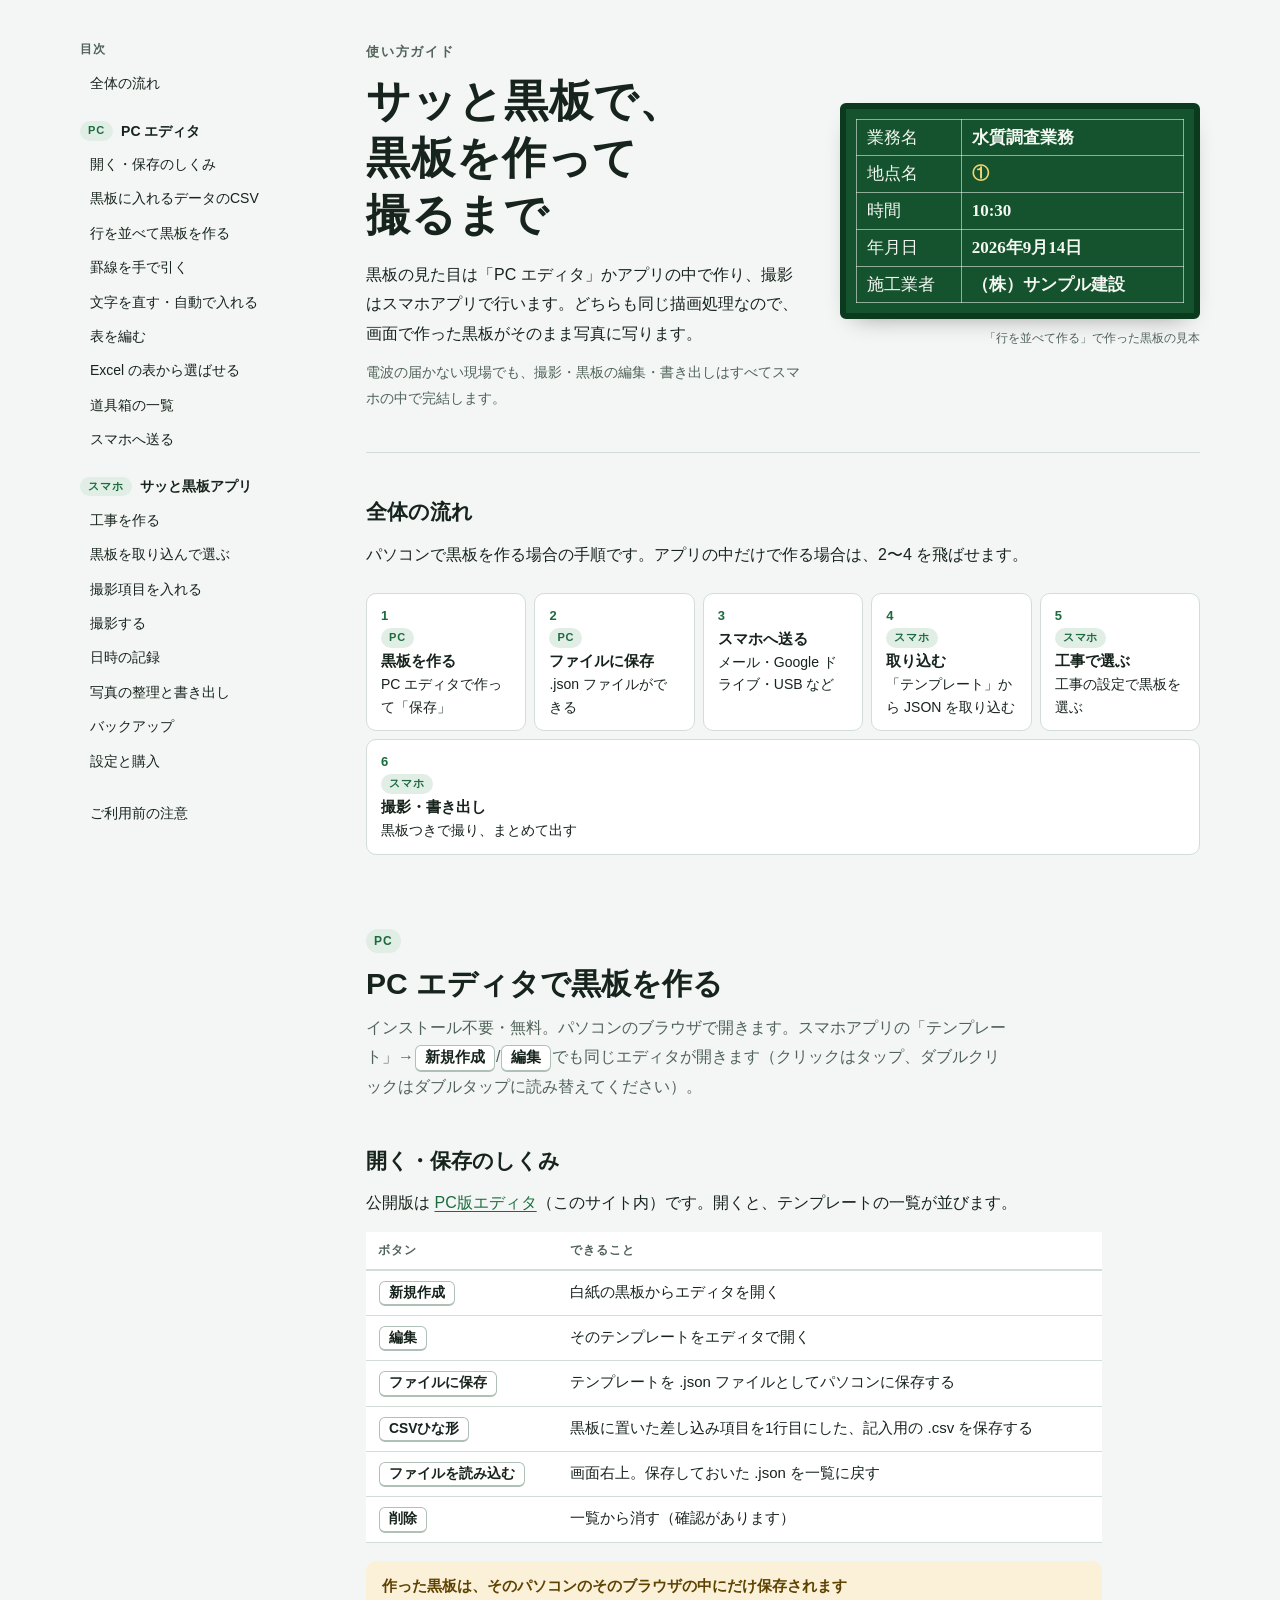
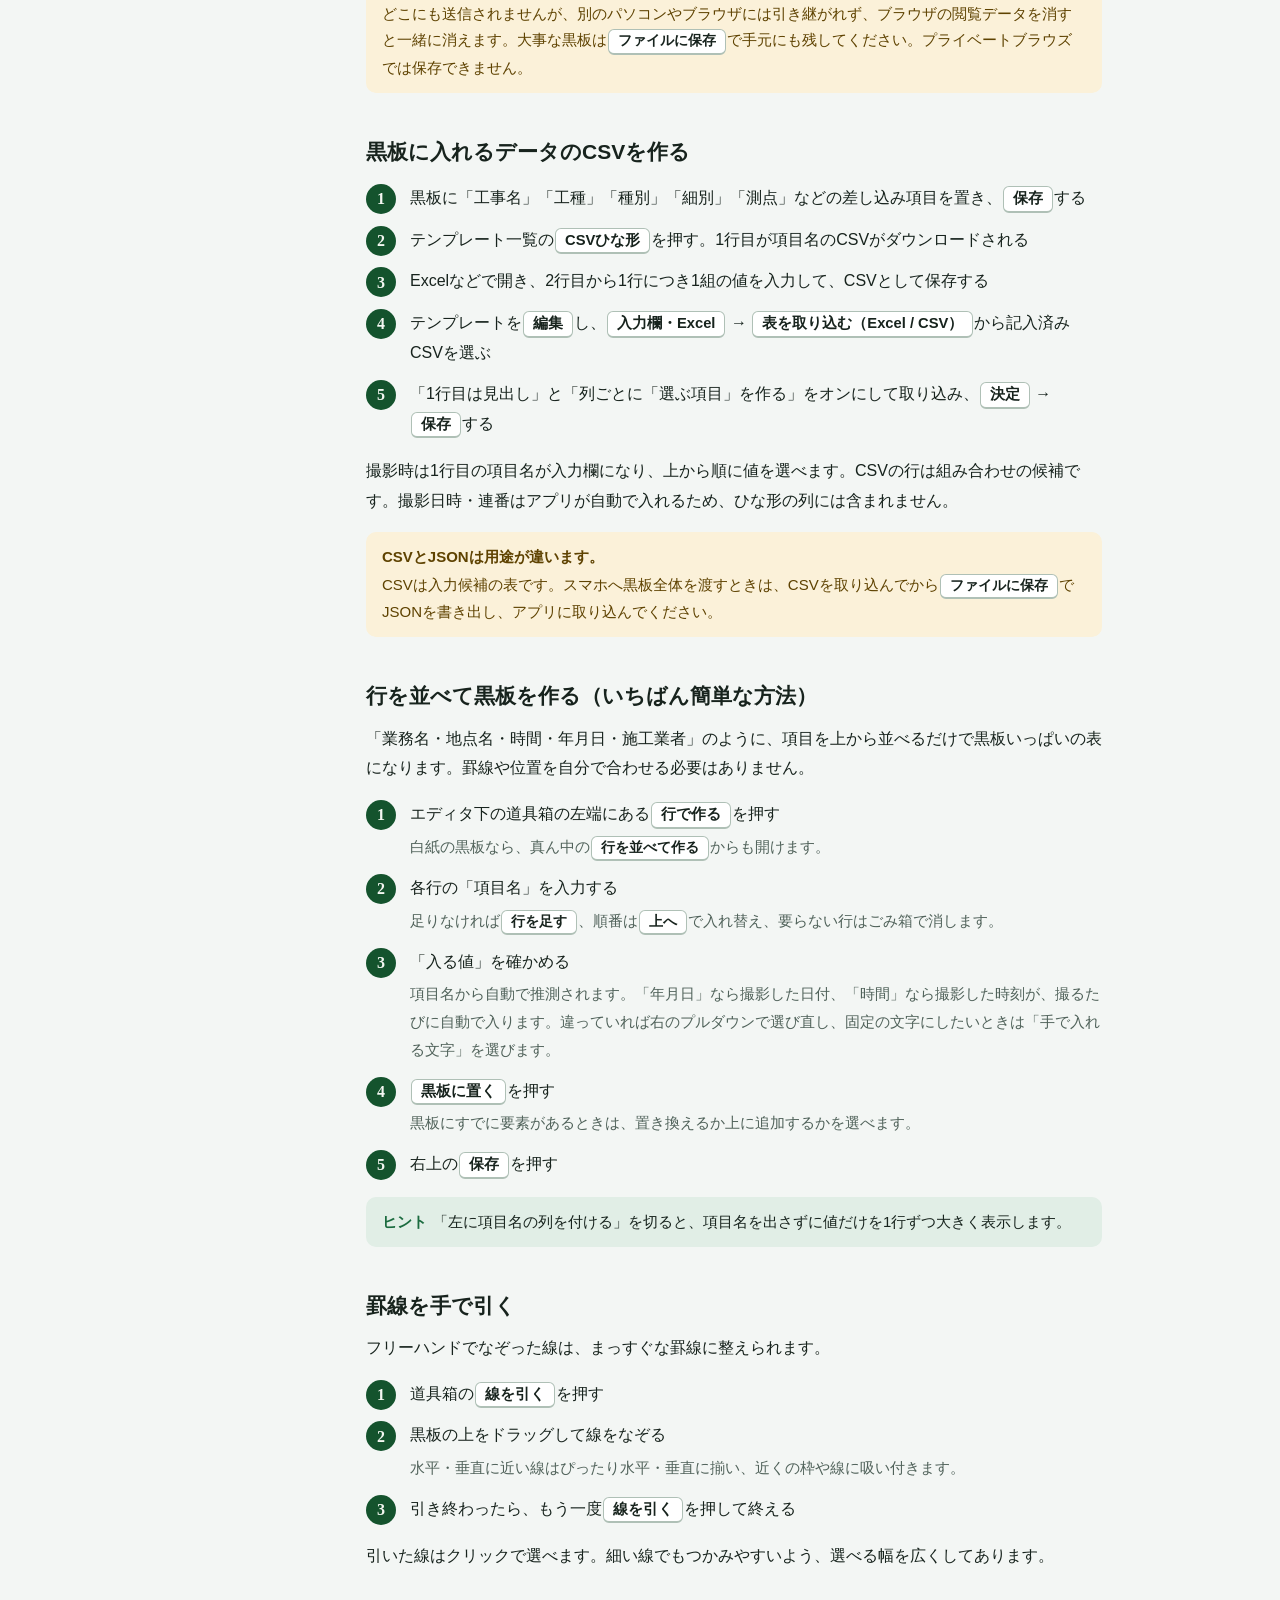
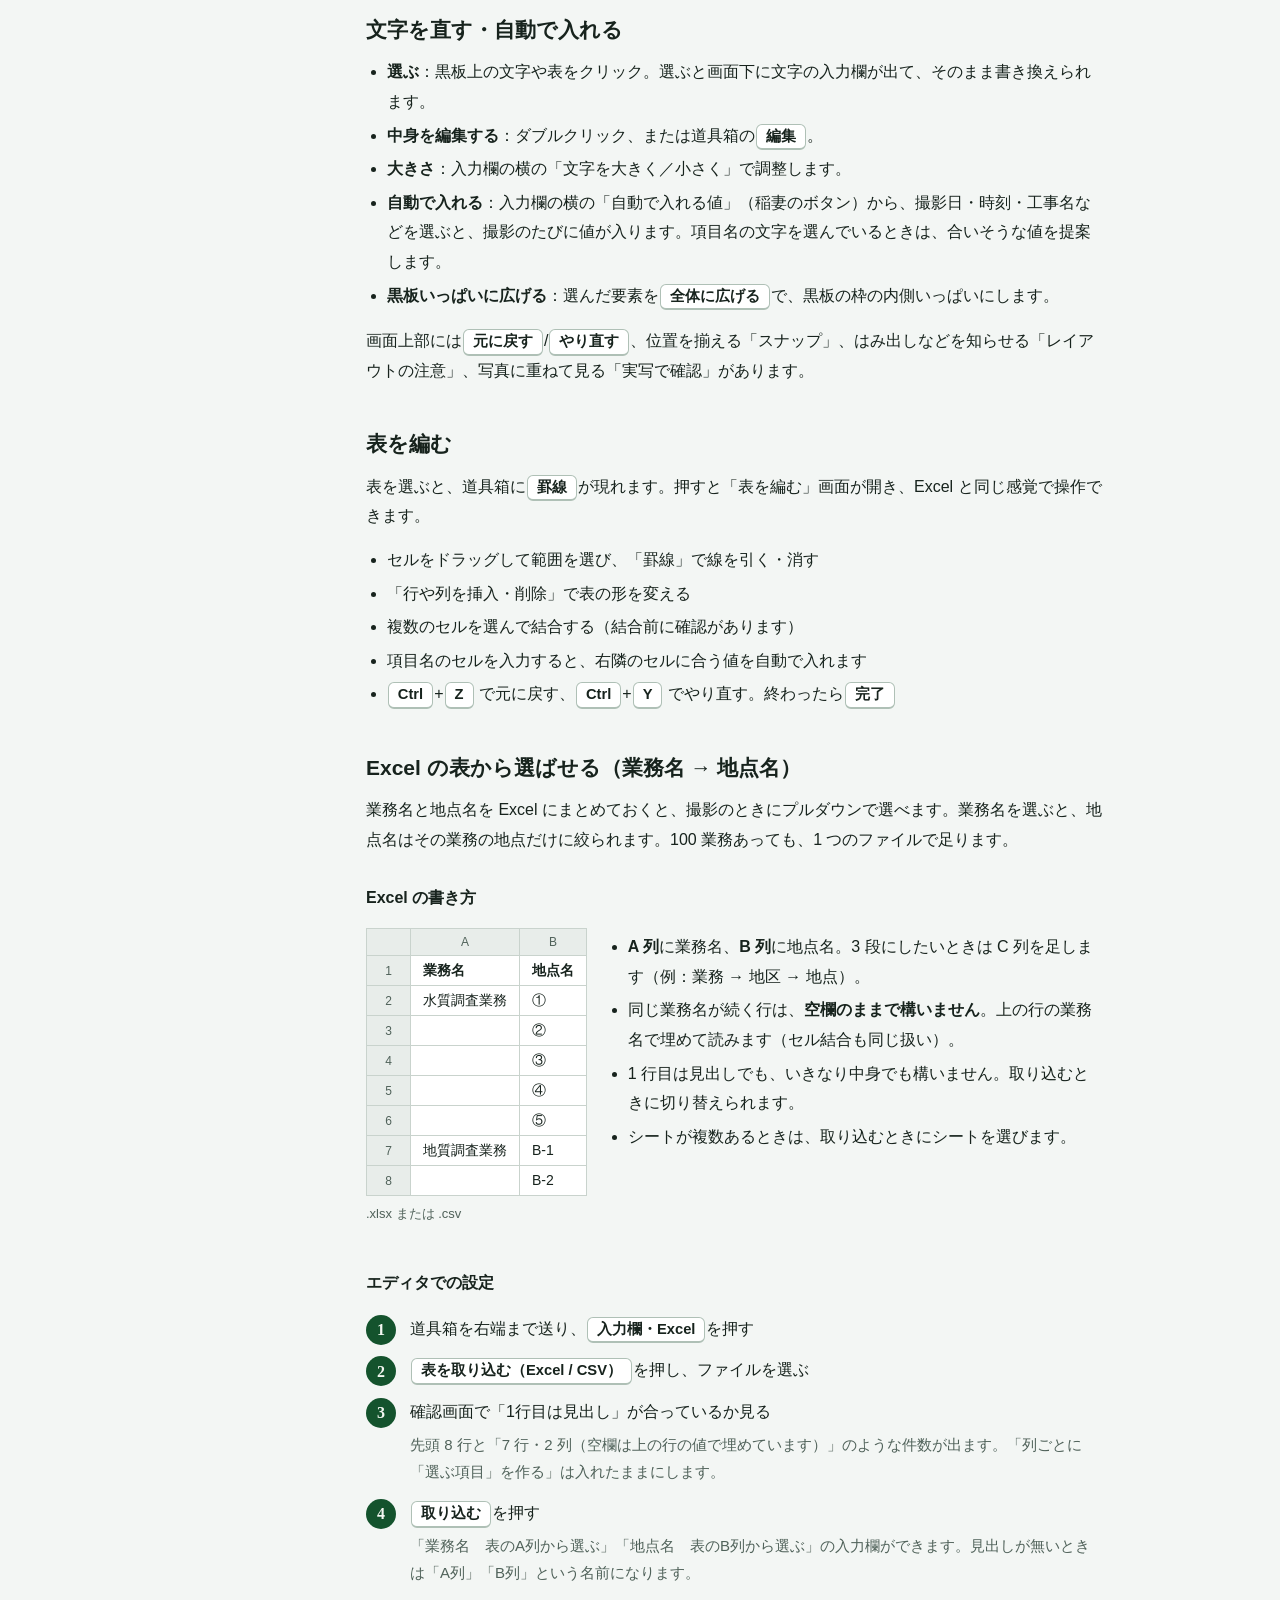
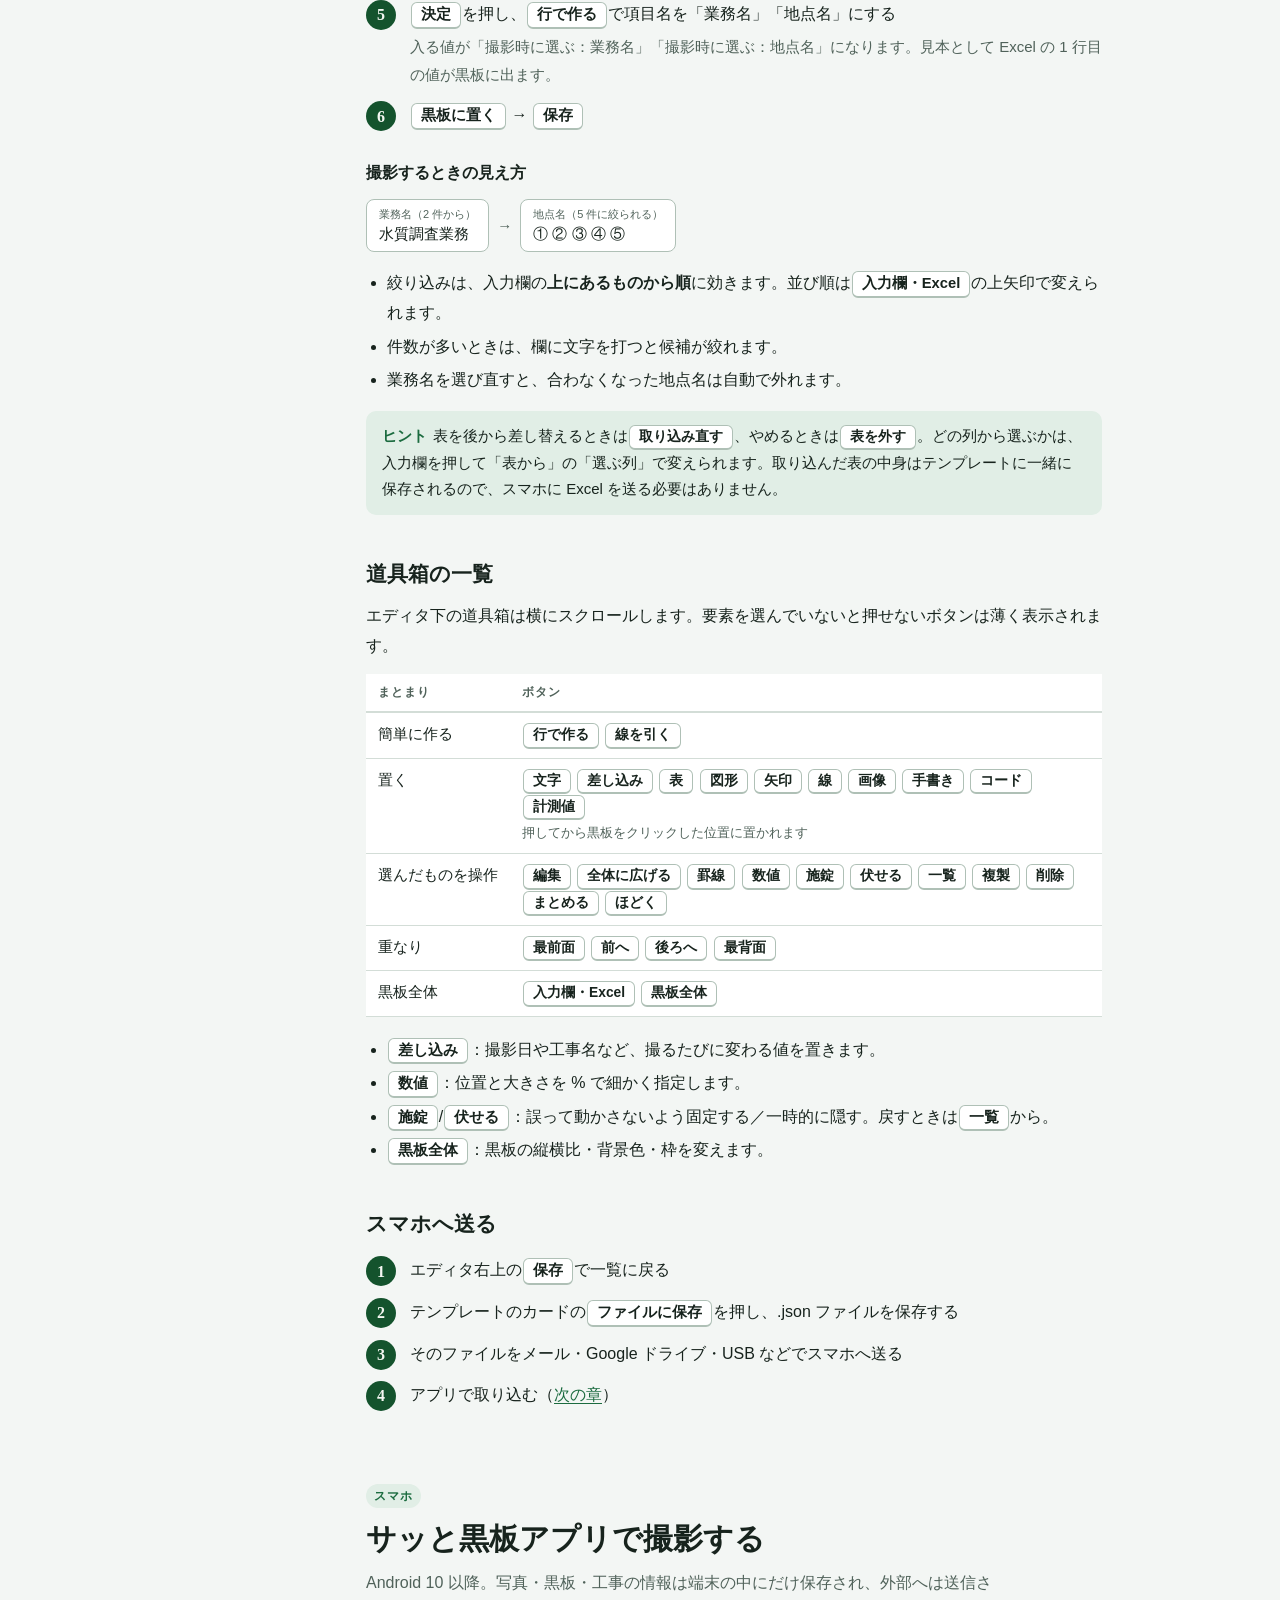
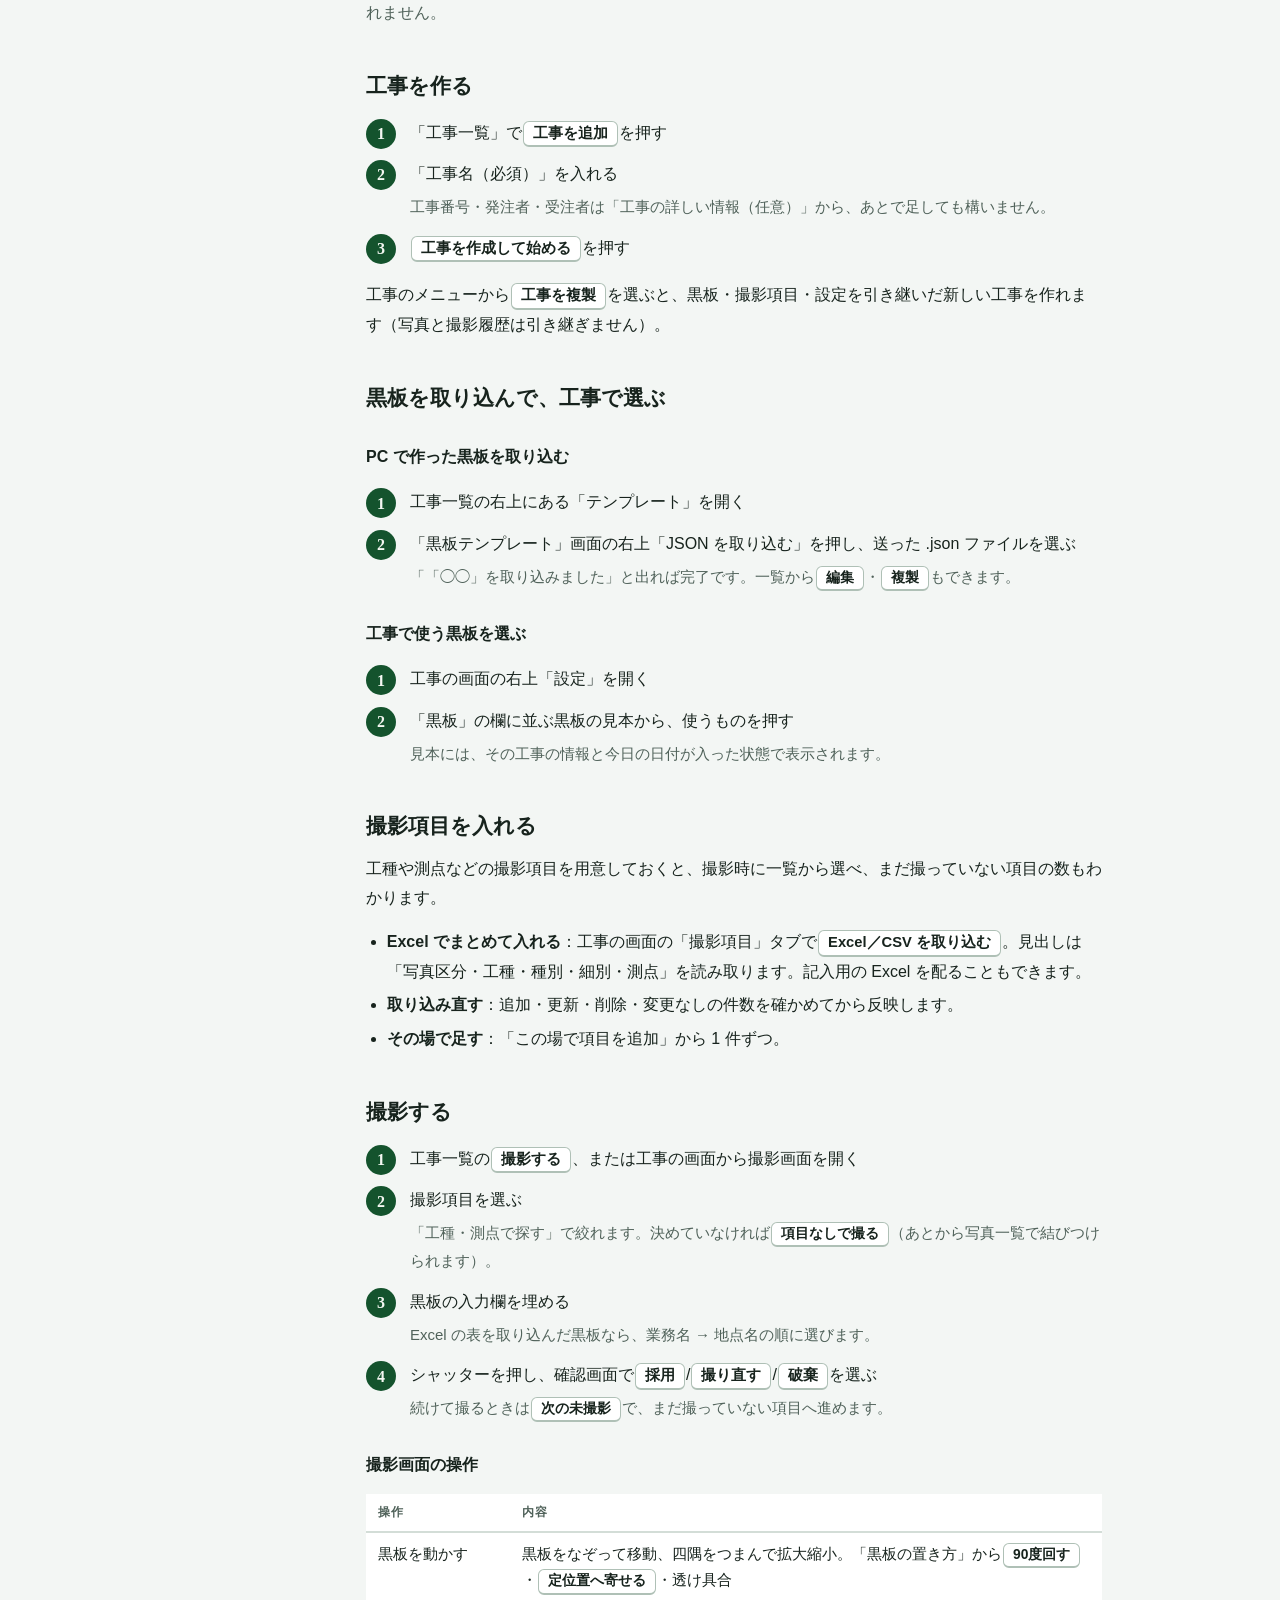
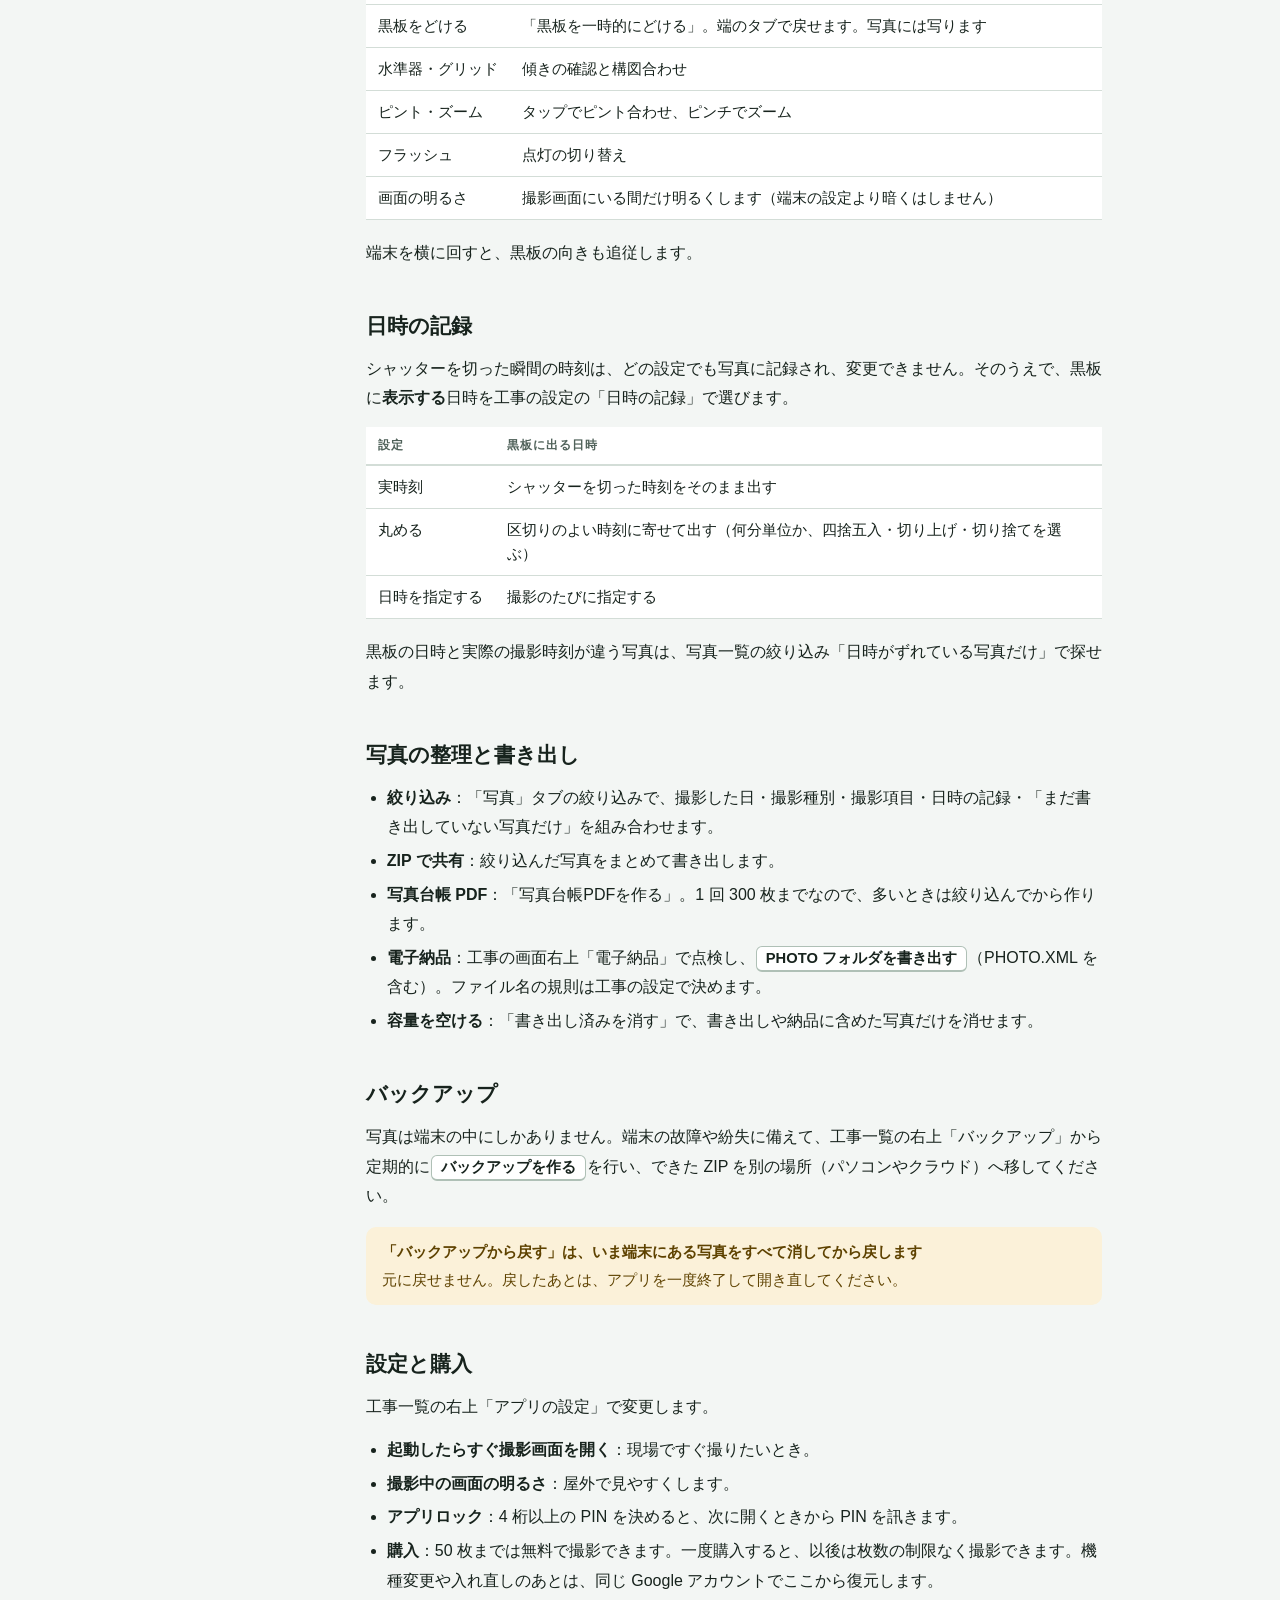
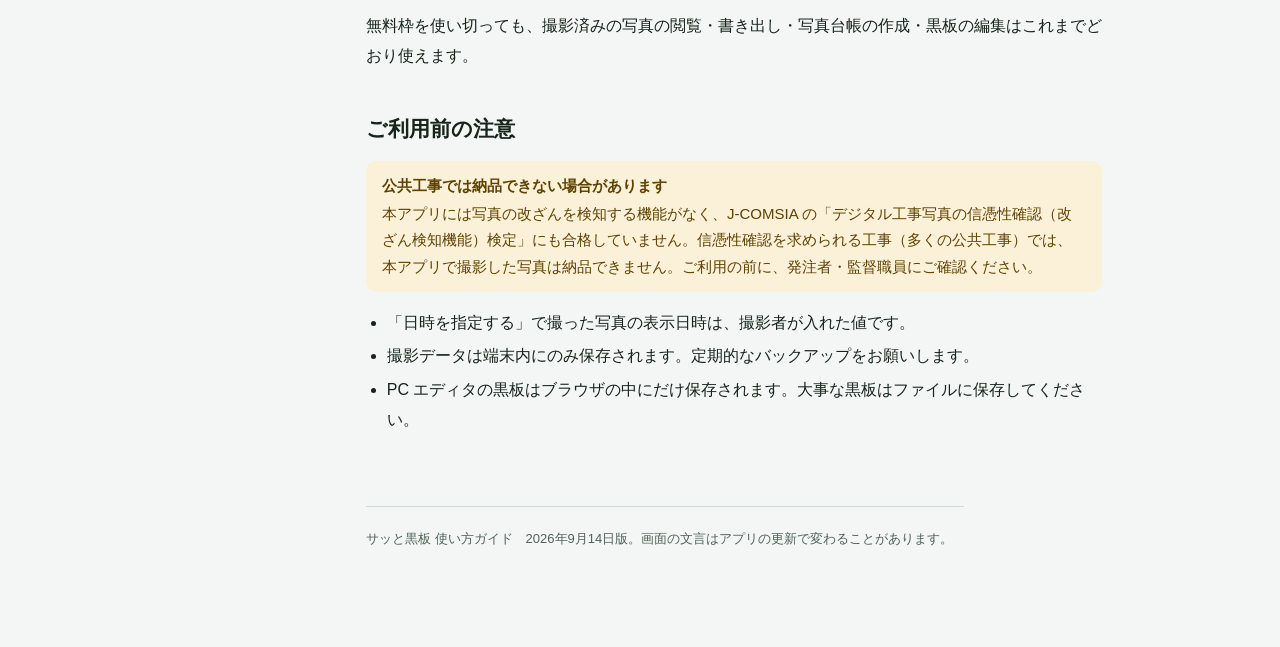
<file: guide.html>
<!doctype html>
<html lang="ja">
<head>
<meta charset="utf-8">
<meta name="viewport" content="width=device-width, initial-scale=1">
</head>
<body>
<title>サッと黒板 使い方ガイド</title>
<style>
  :root {
    --ground: #F3F6F4;
    --surface: #FFFFFF;
    --ink: #17231D;
    --muted: #50625A;
    --rule: #D3DDD7;
    --accent: #1B6B3F;
    --accent-soft: #E1EEE6;
    --board: #14532D;
    --board-edge: #0C3A1F;
    --board-ink: #F4F7F2;
    --board-line: rgba(244, 247, 242, .55);
    --chalk: #F2D675;
    --chip-bg: #FFFFFF;
    --chip-border: #AFC0B6;
    --chip-shadow: #C9D5CE;
    --warn-bg: #FBF1D9;
    --warn-ink: #5E4200;
    --sheet-head: #E8EDEA;
    --sheet-grid: #C9D3CD;
    --font-body: "BIZ UDPGothic", "Hiragino Sans", "Yu Gothic UI", "Meiryo", sans-serif;
    --font-chalk: "Klee One", "BIZ UDPGothic", "Yu Gothic", serif;
    --font-mono: ui-monospace, "Cascadia Mono", "Consolas", monospace;
  }
  @media (prefers-color-scheme: dark) {
    :root:not([data-theme="light"]) {
      --ground: #0F1713;
      --surface: #16201B;
      --ink: #E4ECE7;
      --muted: #9DB0A5;
      --rule: #2A3831;
      --accent: #7CCB9A;
      --accent-soft: #1D3328;
      --board: #1A5B35;
      --board-edge: #0A2615;
      --chip-bg: #1D2923;
      --chip-border: #445A4E;
      --chip-shadow: #0A100D;
      --warn-bg: #33280F;
      --warn-ink: #F0D595;
      --sheet-head: #1F2B25;
      --sheet-grid: #33443B;
    }
  }
  :root[data-theme="dark"] {
    --ground: #0F1713;
    --surface: #16201B;
    --ink: #E4ECE7;
    --muted: #9DB0A5;
    --rule: #2A3831;
    --accent: #7CCB9A;
    --accent-soft: #1D3328;
    --board: #1A5B35;
    --board-edge: #0A2615;
    --chip-bg: #1D2923;
    --chip-border: #445A4E;
    --chip-shadow: #0A100D;
    --warn-bg: #33280F;
    --warn-ink: #F0D595;
    --sheet-head: #1F2B25;
    --sheet-grid: #33443B;
  }

  * { box-sizing: border-box; }
  html { scroll-behavior: smooth; }
  @media (prefers-reduced-motion: reduce) { html { scroll-behavior: auto; } }
  body {
    margin: 0;
    background: var(--ground);
    color: var(--ink);
    font-family: var(--font-body);
    font-size: 16px;
    line-height: 1.85;
    padding-inline: 20px;
    -webkit-text-size-adjust: 100%;
  }
  a { color: var(--accent); text-underline-offset: 3px; }
  a:focus-visible, button:focus-visible { outline: 3px solid var(--accent); outline-offset: 2px; border-radius: 4px; }

  .wrap {
    max-width: 1120px;
    margin-inline: auto;
    padding-block: 40px 96px;
    display: grid;
    grid-template-columns: 1fr;
    gap: 40px;
  }
  @media (min-width: 1000px) {
    .wrap { grid-template-columns: 230px minmax(0, 1fr); gap: 56px; }
    .toc { position: sticky; top: 24px; align-self: start; max-height: calc(100vh - 48px); overflow-y: auto; }
  }

  /* ---------- 目次 ---------- */
  .toc { font-size: 14px; line-height: 1.6; }
  .toc h2 { font-size: 12px; letter-spacing: .12em; color: var(--muted); margin: 0 0 8px; font-weight: 700; }
  .toc ol { list-style: none; margin: 0 0 20px; padding: 0; display: grid; gap: 2px; }
  .toc a { display: block; padding: 5px 10px; border-radius: 6px; color: var(--ink); text-decoration: none; }
  .toc a:hover { background: var(--accent-soft); }
  .toc .part { display: flex; align-items: center; gap: 8px; font-weight: 700; margin: 0 0 6px; font-size: 14px; }

  /* ---------- 冒頭 ---------- */
  header.hero {
    display: grid;
    grid-template-columns: 1fr;
    gap: 32px;
    align-items: center;
    padding-bottom: 40px;
    border-bottom: 1px solid var(--rule);
  }
  @media (min-width: 760px) { header.hero { grid-template-columns: minmax(0, 1fr) minmax(0, 360px); } }
  .hero .kicker { font-size: 13px; letter-spacing: .14em; color: var(--muted); font-weight: 700; margin: 0 0 8px; }
  .hero h1 { font-size: clamp(30px, 5vw, 44px); line-height: 1.3; margin: 0 0 16px; text-wrap: balance; word-break: auto-phrase; letter-spacing: .02em; }
  .hero p { margin: 0; max-width: 34em; color: var(--ink); }
  .hero .sub { color: var(--muted); font-size: 14px; margin-top: 12px; }

  /* 黒板の見本 */
  .board {
    background: var(--board);
    border: 6px solid var(--board-edge);
    border-radius: 6px;
    padding: 10px;
    color: var(--board-ink);
    font-family: var(--font-chalk);
    box-shadow: 0 10px 24px -14px rgba(0,0,0,.45);
    max-width: 100%;
  }
  .board table { width: 100%; border-collapse: collapse; }
  .board th, .board td { border: 1.5px solid var(--board-line); padding: 6px 10px; text-align: left; font-weight: 600; font-size: 17px; line-height: 1.4; }
  .board th { width: 32%; white-space: nowrap; font-weight: 400; }
  .board td.chalk { color: var(--chalk); }
  .board-caption { font-size: 12px; color: var(--muted); margin-top: 8px; text-align: right; }

  /* ---------- 全体の流れ ---------- */
  .flow { list-style: none; margin: 24px 0 0; padding: 0; display: flex; flex-wrap: wrap; gap: 8px; counter-reset: flow; }
  .flow li {
    counter-increment: flow;
    flex: 1 1 150px;
    background: var(--surface);
    border: 1px solid var(--rule);
    border-radius: 10px;
    padding: 12px 14px;
    font-size: 14px;
    line-height: 1.6;
  }
  .flow li::before { content: counter(flow); display: block; font-weight: 700; color: var(--accent); font-variant-numeric: tabular-nums; font-size: 13px; }
  .flow b { display: block; font-size: 15px; }
  .device { display: inline-block; font-size: 11px; font-weight: 700; letter-spacing: .08em; padding: 1px 8px; border-radius: 999px; background: var(--accent-soft); color: var(--accent); vertical-align: 2px; }

  /* ---------- 本文 ---------- */
  main { min-width: 0; }
  .part-head { margin: 64px 0 8px; padding-top: 8px; }
  .part-head .device { font-size: 12px; }
  .part-head h2 { font-size: clamp(24px, 3.4vw, 30px); margin: 8px 0 8px; line-height: 1.35; text-wrap: balance; }
  .part-head p { margin: 0; color: var(--muted); max-width: 40em; }

  section.topic { margin-top: 44px; max-width: 46em; scroll-margin-top: 16px; }
  section.topic > h3 { font-size: 21px; margin: 0 0 12px; line-height: 1.45; text-wrap: balance; }
  section.topic h4 { font-size: 16px; margin: 28px 0 8px; }
  p { margin: 0 0 14px; }

  .ui {
    display: inline-block;
    font-family: var(--font-body);
    font-size: .92em;
    font-weight: 700;
    line-height: 1.4;
    padding: 1px 9px 2px;
    margin: 0 1px;
    border: 1px solid var(--chip-border);
    border-bottom-width: 2px;
    border-radius: 6px;
    background: var(--chip-bg);
    color: var(--ink);
    white-space: nowrap;
  }
  code, .mono { font-family: var(--font-mono); font-size: .9em; background: var(--accent-soft); padding: 1px 6px; border-radius: 4px; }

  ol.steps { list-style: none; counter-reset: step; margin: 16px 0 18px; padding: 0; display: grid; gap: 12px; }
  ol.steps > li { counter-increment: step; position: relative; padding-left: 44px; }
  ol.steps > li::before {
    content: counter(step);
    position: absolute; left: 0; top: 1px;
    width: 30px; height: 30px; border-radius: 50%;
    display: grid; place-items: center;
    background: var(--board); color: var(--board-ink);
    font-family: var(--font-chalk); font-weight: 600; font-size: 16px;
    font-variant-numeric: tabular-nums;
  }
  ol.steps > li p { margin: 4px 0 0; color: var(--muted); font-size: 15px; }

  ul.plain { margin: 8px 0 16px; padding-left: 1.3em; }
  ul.plain li { margin: 4px 0; }

  .note {
    background: var(--warn-bg);
    color: var(--warn-ink);
    border-radius: 10px;
    padding: 12px 16px;
    margin: 16px 0;
    font-size: 15px;
    line-height: 1.75;
  }
  .note strong:first-child { display: block; margin-bottom: 2px; }
  .tip {
    background: var(--accent-soft);
    border-radius: 10px;
    padding: 12px 16px;
    margin: 16px 0;
    font-size: 15px;
    line-height: 1.75;
  }
  .tip strong:first-child { color: var(--accent); margin-right: 6px; }

  .scroll { overflow-x: auto; margin: 14px 0 18px; }
  table.ref { border-collapse: collapse; width: 100%; font-size: 15px; line-height: 1.6; background: var(--surface); }
  table.ref th, table.ref td { border-bottom: 1px solid var(--rule); padding: 9px 12px; text-align: left; vertical-align: top; }
  table.ref thead th { font-size: 12px; letter-spacing: .08em; color: var(--muted); background: var(--surface); border-bottom: 2px solid var(--rule); }
  table.ref td:first-child { white-space: nowrap; }

  /* Excel 風の表 */
  table.sheet { border-collapse: collapse; font-size: 14px; background: var(--surface); font-variant-numeric: tabular-nums; }
  table.sheet th, table.sheet td { border: 1px solid var(--sheet-grid); padding: 4px 12px; min-width: 44px; line-height: 1.5; }
  table.sheet thead th, table.sheet tbody th { background: var(--sheet-head); color: var(--muted); font-weight: 400; text-align: center; font-size: 12px; }
  table.sheet td.head { font-weight: 700; }
  table.sheet td.blank { color: var(--muted); }
  .sheet-note { font-size: 13px; color: var(--muted); margin-top: 6px; }

  .pair { display: grid; grid-template-columns: 1fr; gap: 20px; align-items: start; margin: 16px 0; }
  @media (min-width: 700px) { .pair { grid-template-columns: auto minmax(0, 1fr); } }

  .cascade { display: flex; flex-wrap: wrap; gap: 8px; align-items: center; margin: 12px 0 16px; font-size: 15px; }
  .cascade .pick { border: 1px solid var(--chip-border); background: var(--surface); border-radius: 8px; padding: 6px 12px; line-height: 1.5; }
  .cascade .pick small { display: block; color: var(--muted); font-size: 11px; }
  .cascade .arrow { color: var(--muted); }

  footer { margin-top: 72px; padding-top: 20px; border-top: 1px solid var(--rule); color: var(--muted); font-size: 13px; max-width: 46em; }
</style>

<div class="wrap">
  <nav class="toc" aria-label="目次">
    <h2>目次</h2>
    <ol>
      <li><a href="#flow">全体の流れ</a></li>
    </ol>
    <p class="part"><span class="device">PC</span>PC エディタ</p>
    <ol>
      <li><a href="#pc-open">開く・保存のしくみ</a></li>
      <li><a href="#pc-csv">黒板に入れるデータのCSV</a></li>
      <li><a href="#pc-rows">行を並べて黒板を作る</a></li>
      <li><a href="#pc-pen">罫線を手で引く</a></li>
      <li><a href="#pc-text">文字を直す・自動で入れる</a></li>
      <li><a href="#pc-table">表を編む</a></li>
      <li><a href="#pc-excel">Excel の表から選ばせる</a></li>
      <li><a href="#pc-tools">道具箱の一覧</a></li>
      <li><a href="#pc-send">スマホへ送る</a></li>
    </ol>
    <p class="part"><span class="device">スマホ</span>サッと黒板アプリ</p>
    <ol>
      <li><a href="#app-project">工事を作る</a></li>
      <li><a href="#app-template">黒板を取り込んで選ぶ</a></li>
      <li><a href="#app-items">撮影項目を入れる</a></li>
      <li><a href="#app-shoot">撮影する</a></li>
      <li><a href="#app-date">日時の記録</a></li>
      <li><a href="#app-export">写真の整理と書き出し</a></li>
      <li><a href="#app-backup">バックアップ</a></li>
      <li><a href="#app-settings">設定と購入</a></li>
    </ol>
    <ol>
      <li><a href="#caution">ご利用前の注意</a></li>
    </ol>
  </nav>

  <main>
    <header class="hero">
      <div>
        <p class="kicker">使い方ガイド</p>
        <h1>サッと黒板で、黒板を作って撮るまで</h1>
        <p>黒板の見た目は「PC エディタ」かアプリの中で作り、撮影はスマホアプリで行います。どちらも同じ描画処理なので、画面で作った黒板がそのまま写真に写ります。</p>
        <p class="sub">電波の届かない現場でも、撮影・黒板の編集・書き出しはすべてスマホの中で完結します。</p>
      </div>
      <figure style="margin:0">
        <div class="board" role="img" aria-label="黒板の見本。業務名 水質調査業務、地点名 丸1、時間 10時30分、年月日 2026年9月14日、施工業者 サンプル建設">
          <table>
            <tr><th>業務名</th><td>水質調査業務</td></tr>
            <tr><th>地点名</th><td class="chalk">①</td></tr>
            <tr><th>時間</th><td>10:30</td></tr>
            <tr><th>年月日</th><td>2026年9月14日</td></tr>
            <tr><th>施工業者</th><td>（株）サンプル建設</td></tr>
          </table>
        </div>
        <figcaption class="board-caption">「行を並べて作る」で作った黒板の見本</figcaption>
      </figure>
    </header>

    <section class="topic" id="flow" style="max-width:none">
      <h3>全体の流れ</h3>
      <p>パソコンで黒板を作る場合の手順です。アプリの中だけで作る場合は、2〜4 を飛ばせます。</p>
      <ol class="flow">
        <li><span class="device">PC</span><b>黒板を作る</b>PC エディタで作って「保存」</li>
        <li><span class="device">PC</span><b>ファイルに保存</b>.json ファイルができる</li>
        <li><b>スマホへ送る</b>メール・Google ドライブ・USB など</li>
        <li><span class="device">スマホ</span><b>取り込む</b>「テンプレート」から JSON を取り込む</li>
        <li><span class="device">スマホ</span><b>工事で選ぶ</b>工事の設定で黒板を選ぶ</li>
        <li><span class="device">スマホ</span><b>撮影・書き出し</b>黒板つきで撮り、まとめて出す</li>
      </ol>
    </section>

    <!-- ================= PC エディタ ================= -->
    <div class="part-head">
      <span class="device">PC</span>
      <h2>PC エディタで黒板を作る</h2>
      <p>インストール不要・無料。パソコンのブラウザで開きます。スマホアプリの「テンプレート」→<span class="ui">新規作成</span>/<span class="ui">編集</span>でも同じエディタが開きます（クリックはタップ、ダブルクリックはダブルタップに読み替えてください）。</p>
    </div>

    <section class="topic" id="pc-open">
      <h3>開く・保存のしくみ</h3>
      <p>公開版は <a href="editor/">PC版エディタ</a>（このサイト内）です。開くと、テンプレートの一覧が並びます。</p>
      <div class="scroll">
        <table class="ref">
          <thead><tr><th>ボタン</th><th>できること</th></tr></thead>
          <tbody>
            <tr><td><span class="ui">新規作成</span></td><td>白紙の黒板からエディタを開く</td></tr>
            <tr><td><span class="ui">編集</span></td><td>そのテンプレートをエディタで開く</td></tr>
            <tr><td><span class="ui">ファイルに保存</span></td><td>テンプレートを .json ファイルとしてパソコンに保存する</td></tr>
            <tr><td><span class="ui">CSVひな形</span></td><td>黒板に置いた差し込み項目を1行目にした、記入用の .csv を保存する</td></tr>
            <tr><td><span class="ui">ファイルを読み込む</span></td><td>画面右上。保存しておいた .json を一覧に戻す</td></tr>
            <tr><td><span class="ui">削除</span></td><td>一覧から消す（確認があります）</td></tr>
          </tbody>
        </table>
      </div>
      <div class="note">
        <strong>作った黒板は、そのパソコンのそのブラウザの中にだけ保存されます</strong>
        どこにも送信されませんが、別のパソコンやブラウザには引き継がれず、ブラウザの閲覧データを消すと一緒に消えます。大事な黒板は<span class="ui">ファイルに保存</span>で手元にも残してください。プライベートブラウズでは保存できません。
      </div>
    </section>

    <section class="topic" id="pc-csv">
      <h3>黒板に入れるデータのCSVを作る</h3>
      <ol class="steps">
        <li>黒板に「工事名」「工種」「種別」「細別」「測点」などの差し込み項目を置き、<span class="ui">保存</span>する</li>
        <li>テンプレート一覧の<span class="ui">CSVひな形</span>を押す。1行目が項目名のCSVがダウンロードされる</li>
        <li>Excelなどで開き、2行目から1行につき1組の値を入力して、CSVとして保存する</li>
        <li>テンプレートを<span class="ui">編集</span>し、<span class="ui">入力欄・Excel</span> → <span class="ui">表を取り込む（Excel / CSV）</span>から記入済みCSVを選ぶ</li>
        <li>「1行目は見出し」と「列ごとに「選ぶ項目」を作る」をオンにして取り込み、<span class="ui">決定</span> → <span class="ui">保存</span>する</li>
      </ol>
      <p>撮影時は1行目の項目名が入力欄になり、上から順に値を選べます。CSVの行は組み合わせの候補です。撮影日時・連番はアプリが自動で入れるため、ひな形の列には含まれません。</p>
      <div class="note"><strong>CSVとJSONは用途が違います。</strong>CSVは入力候補の表です。スマホへ黒板全体を渡すときは、CSVを取り込んでから<span class="ui">ファイルに保存</span>でJSONを書き出し、アプリに取り込んでください。</div>
    </section>

    <section class="topic" id="pc-rows">
      <h3>行を並べて黒板を作る（いちばん簡単な方法）</h3>
      <p>「業務名・地点名・時間・年月日・施工業者」のように、項目を上から並べるだけで黒板いっぱいの表になります。罫線や位置を自分で合わせる必要はありません。</p>
      <ol class="steps">
        <li>エディタ下の道具箱の左端にある<span class="ui">行で作る</span>を押す
          <p>白紙の黒板なら、真ん中の<span class="ui">行を並べて作る</span>からも開けます。</p></li>
        <li>各行の「項目名」を入力する
          <p>足りなければ<span class="ui">行を足す</span>、順番は<span class="ui">上へ</span>で入れ替え、要らない行はごみ箱で消します。</p></li>
        <li>「入る値」を確かめる
          <p>項目名から自動で推測されます。「年月日」なら撮影した日付、「時間」なら撮影した時刻が、撮るたびに自動で入ります。違っていれば右のプルダウンで選び直し、固定の文字にしたいときは「手で入れる文字」を選びます。</p></li>
        <li><span class="ui">黒板に置く</span>を押す
          <p>黒板にすでに要素があるときは、置き換えるか上に追加するかを選べます。</p></li>
        <li>右上の<span class="ui">保存</span>を押す</li>
      </ol>
      <div class="tip"><strong>ヒント</strong>「左に項目名の列を付ける」を切ると、項目名を出さずに値だけを1行ずつ大きく表示します。</div>
    </section>

    <section class="topic" id="pc-pen">
      <h3>罫線を手で引く</h3>
      <p>フリーハンドでなぞった線は、まっすぐな罫線に整えられます。</p>
      <ol class="steps">
        <li>道具箱の<span class="ui">線を引く</span>を押す</li>
        <li>黒板の上をドラッグして線をなぞる
          <p>水平・垂直に近い線はぴったり水平・垂直に揃い、近くの枠や線に吸い付きます。</p></li>
        <li>引き終わったら、もう一度<span class="ui">線を引く</span>を押して終える</li>
      </ol>
      <p>引いた線はクリックで選べます。細い線でもつかみやすいよう、選べる幅を広くしてあります。</p>
    </section>

    <section class="topic" id="pc-text">
      <h3>文字を直す・自動で入れる</h3>
      <ul class="plain">
        <li><strong>選ぶ</strong>：黒板上の文字や表をクリック。選ぶと画面下に文字の入力欄が出て、そのまま書き換えられます。</li>
        <li><strong>中身を編集する</strong>：ダブルクリック、または道具箱の<span class="ui">編集</span>。</li>
        <li><strong>大きさ</strong>：入力欄の横の「文字を大きく／小さく」で調整します。</li>
        <li><strong>自動で入れる</strong>：入力欄の横の「自動で入れる値」（稲妻のボタン）から、撮影日・時刻・工事名などを選ぶと、撮影のたびに値が入ります。項目名の文字を選んでいるときは、合いそうな値を提案します。</li>
        <li><strong>黒板いっぱいに広げる</strong>：選んだ要素を<span class="ui">全体に広げる</span>で、黒板の枠の内側いっぱいにします。</li>
      </ul>
      <p>画面上部には<span class="ui">元に戻す</span>/<span class="ui">やり直す</span>、位置を揃える「スナップ」、はみ出しなどを知らせる「レイアウトの注意」、写真に重ねて見る「実写で確認」があります。</p>
    </section>

    <section class="topic" id="pc-table">
      <h3>表を編む</h3>
      <p>表を選ぶと、道具箱に<span class="ui">罫線</span>が現れます。押すと「表を編む」画面が開き、Excel と同じ感覚で操作できます。</p>
      <ul class="plain">
        <li>セルをドラッグして範囲を選び、「罫線」で線を引く・消す</li>
        <li>「行や列を挿入・削除」で表の形を変える</li>
        <li>複数のセルを選んで結合する（結合前に確認があります）</li>
        <li>項目名のセルを入力すると、右隣のセルに合う値を自動で入れます</li>
        <li><kbd class="ui">Ctrl</kbd>+<kbd class="ui">Z</kbd> で元に戻す、<kbd class="ui">Ctrl</kbd>+<kbd class="ui">Y</kbd> でやり直す。終わったら<span class="ui">完了</span></li>
      </ul>
    </section>

    <section class="topic" id="pc-excel">
      <h3>Excel の表から選ばせる（業務名 → 地点名）</h3>
      <p>業務名と地点名を Excel にまとめておくと、撮影のときにプルダウンで選べます。業務名を選ぶと、地点名はその業務の地点だけに絞られます。100 業務あっても、1 つのファイルで足ります。</p>

      <h4>Excel の書き方</h4>
      <div class="pair">
        <div class="scroll" style="margin:0">
          <table class="sheet" aria-label="Excel の書き方の例">
            <thead><tr><th></th><th>A</th><th>B</th></tr></thead>
            <tbody>
              <tr><th>1</th><td class="head">業務名</td><td class="head">地点名</td></tr>
              <tr><th>2</th><td>水質調査業務</td><td>①</td></tr>
              <tr><th>3</th><td class="blank"></td><td>②</td></tr>
              <tr><th>4</th><td class="blank"></td><td>③</td></tr>
              <tr><th>5</th><td class="blank"></td><td>④</td></tr>
              <tr><th>6</th><td class="blank"></td><td>⑤</td></tr>
              <tr><th>7</th><td>地質調査業務</td><td>B-1</td></tr>
              <tr><th>8</th><td class="blank"></td><td>B-2</td></tr>
            </tbody>
          </table>
          <p class="sheet-note">.xlsx または .csv</p>
        </div>
        <ul class="plain" style="margin:0">
          <li><strong>A 列</strong>に業務名、<strong>B 列</strong>に地点名。3 段にしたいときは C 列を足します（例：業務 → 地区 → 地点）。</li>
          <li>同じ業務名が続く行は、<strong>空欄のままで構いません</strong>。上の行の業務名で埋めて読みます（セル結合も同じ扱い）。</li>
          <li>1 行目は見出しでも、いきなり中身でも構いません。取り込むときに切り替えられます。</li>
          <li>シートが複数あるときは、取り込むときにシートを選びます。</li>
        </ul>
      </div>

      <h4>エディタでの設定</h4>
      <ol class="steps">
        <li>道具箱を右端まで送り、<span class="ui">入力欄・Excel</span>を押す</li>
        <li><span class="ui">表を取り込む（Excel / CSV）</span>を押し、ファイルを選ぶ</li>
        <li>確認画面で「1行目は見出し」が合っているか見る
          <p>先頭 8 行と「7 行・2 列（空欄は上の行の値で埋めています）」のような件数が出ます。「列ごとに「選ぶ項目」を作る」は入れたままにします。</p></li>
        <li><span class="ui">取り込む</span>を押す
          <p>「業務名　表のA列から選ぶ」「地点名　表のB列から選ぶ」の入力欄ができます。見出しが無いときは「A列」「B列」という名前になります。</p></li>
        <li><span class="ui">決定</span>を押し、<span class="ui">行で作る</span>で項目名を「業務名」「地点名」にする
          <p>入る値が「撮影時に選ぶ：業務名」「撮影時に選ぶ：地点名」になります。見本として Excel の 1 行目の値が黒板に出ます。</p></li>
        <li><span class="ui">黒板に置く</span> → <span class="ui">保存</span></li>
      </ol>

      <h4>撮影するときの見え方</h4>
      <div class="cascade" aria-label="選ぶ順番の例">
        <span class="pick"><small>業務名（2 件から）</small>水質調査業務</span>
        <span class="arrow" aria-hidden="true">→</span>
        <span class="pick"><small>地点名（5 件に絞られる）</small>① ② ③ ④ ⑤</span>
      </div>
      <ul class="plain">
        <li>絞り込みは、入力欄の<strong>上にあるものから順</strong>に効きます。並び順は<span class="ui">入力欄・Excel</span>の上矢印で変えられます。</li>
        <li>件数が多いときは、欄に文字を打つと候補が絞れます。</li>
        <li>業務名を選び直すと、合わなくなった地点名は自動で外れます。</li>
      </ul>
      <div class="tip"><strong>ヒント</strong>表を後から差し替えるときは<span class="ui">取り込み直す</span>、やめるときは<span class="ui">表を外す</span>。どの列から選ぶかは、入力欄を押して「表から」の「選ぶ列」で変えられます。取り込んだ表の中身はテンプレートに一緒に保存されるので、スマホに Excel を送る必要はありません。</div>
    </section>

    <section class="topic" id="pc-tools">
      <h3>道具箱の一覧</h3>
      <p>エディタ下の道具箱は横にスクロールします。要素を選んでいないと押せないボタンは薄く表示されます。</p>
      <div class="scroll">
        <table class="ref">
          <thead><tr><th>まとまり</th><th>ボタン</th></tr></thead>
          <tbody>
            <tr><td>簡単に作る</td><td><span class="ui">行で作る</span> <span class="ui">線を引く</span></td></tr>
            <tr><td>置く</td><td><span class="ui">文字</span> <span class="ui">差し込み</span> <span class="ui">表</span> <span class="ui">図形</span> <span class="ui">矢印</span> <span class="ui">線</span> <span class="ui">画像</span> <span class="ui">手書き</span> <span class="ui">コード</span> <span class="ui">計測値</span><br><small style="color:var(--muted)">押してから黒板をクリックした位置に置かれます</small></td></tr>
            <tr><td>選んだものを操作</td><td><span class="ui">編集</span> <span class="ui">全体に広げる</span> <span class="ui">罫線</span> <span class="ui">数値</span> <span class="ui">施錠</span> <span class="ui">伏せる</span> <span class="ui">一覧</span> <span class="ui">複製</span> <span class="ui">削除</span> <span class="ui">まとめる</span> <span class="ui">ほどく</span></td></tr>
            <tr><td>重なり</td><td><span class="ui">最前面</span> <span class="ui">前へ</span> <span class="ui">後ろへ</span> <span class="ui">最背面</span></td></tr>
            <tr><td>黒板全体</td><td><span class="ui">入力欄・Excel</span> <span class="ui">黒板全体</span></td></tr>
          </tbody>
        </table>
      </div>
      <ul class="plain">
        <li><span class="ui">差し込み</span>：撮影日や工事名など、撮るたびに変わる値を置きます。</li>
        <li><span class="ui">数値</span>：位置と大きさを % で細かく指定します。</li>
        <li><span class="ui">施錠</span>/<span class="ui">伏せる</span>：誤って動かさないよう固定する／一時的に隠す。戻すときは<span class="ui">一覧</span>から。</li>
        <li><span class="ui">黒板全体</span>：黒板の縦横比・背景色・枠を変えます。</li>
      </ul>
    </section>

    <section class="topic" id="pc-send">
      <h3>スマホへ送る</h3>
      <ol class="steps">
        <li>エディタ右上の<span class="ui">保存</span>で一覧に戻る</li>
        <li>テンプレートのカードの<span class="ui">ファイルに保存</span>を押し、.json ファイルを保存する</li>
        <li>そのファイルをメール・Google ドライブ・USB などでスマホへ送る</li>
        <li>アプリで取り込む（<a href="#app-template">次の章</a>）</li>
      </ol>
    </section>

    <!-- ================= スマホアプリ ================= -->
    <div class="part-head">
      <span class="device">スマホ</span>
      <h2>サッと黒板アプリで撮影する</h2>
      <p>Android 10 以降。写真・黒板・工事の情報は端末の中にだけ保存され、外部へは送信されません。</p>
    </div>

    <section class="topic" id="app-project">
      <h3>工事を作る</h3>
      <ol class="steps">
        <li>「工事一覧」で<span class="ui">工事を追加</span>を押す</li>
        <li>「工事名（必須）」を入れる
          <p>工事番号・発注者・受注者は「工事の詳しい情報（任意）」から、あとで足しても構いません。</p></li>
        <li><span class="ui">工事を作成して始める</span>を押す</li>
      </ol>
      <p>工事のメニューから<span class="ui">工事を複製</span>を選ぶと、黒板・撮影項目・設定を引き継いだ新しい工事を作れます（写真と撮影履歴は引き継ぎません）。</p>
    </section>

    <section class="topic" id="app-template">
      <h3>黒板を取り込んで、工事で選ぶ</h3>
      <h4>PC で作った黒板を取り込む</h4>
      <ol class="steps">
        <li>工事一覧の右上にある「テンプレート」を開く</li>
        <li>「黒板テンプレート」画面の右上「JSON を取り込む」を押し、送った .json ファイルを選ぶ
          <p>「「◯◯」を取り込みました」と出れば完了です。一覧から<span class="ui">編集</span>・<span class="ui">複製</span>もできます。</p></li>
      </ol>
      <h4>工事で使う黒板を選ぶ</h4>
      <ol class="steps">
        <li>工事の画面の右上「設定」を開く</li>
        <li>「黒板」の欄に並ぶ黒板の見本から、使うものを押す
          <p>見本には、その工事の情報と今日の日付が入った状態で表示されます。</p></li>
      </ol>
    </section>

    <section class="topic" id="app-items">
      <h3>撮影項目を入れる</h3>
      <p>工種や測点などの撮影項目を用意しておくと、撮影時に一覧から選べ、まだ撮っていない項目の数もわかります。</p>
      <ul class="plain">
        <li><strong>Excel でまとめて入れる</strong>：工事の画面の「撮影項目」タブで<span class="ui">Excel／CSV を取り込む</span>。見出しは「写真区分・工種・種別・細別・測点」を読み取ります。記入用の Excel を配ることもできます。</li>
        <li><strong>取り込み直す</strong>：追加・更新・削除・変更なしの件数を確かめてから反映します。</li>
        <li><strong>その場で足す</strong>：「この場で項目を追加」から 1 件ずつ。</li>
      </ul>
    </section>

    <section class="topic" id="app-shoot">
      <h3>撮影する</h3>
      <ol class="steps">
        <li>工事一覧の<span class="ui">撮影する</span>、または工事の画面から撮影画面を開く</li>
        <li>撮影項目を選ぶ
          <p>「工種・測点で探す」で絞れます。決めていなければ<span class="ui">項目なしで撮る</span>（あとから写真一覧で結びつけられます）。</p></li>
        <li>黒板の入力欄を埋める
          <p>Excel の表を取り込んだ黒板なら、業務名 → 地点名の順に選びます。</p></li>
        <li>シャッターを押し、確認画面で<span class="ui">採用</span>/<span class="ui">撮り直す</span>/<span class="ui">破棄</span>を選ぶ
          <p>続けて撮るときは<span class="ui">次の未撮影</span>で、まだ撮っていない項目へ進めます。</p></li>
      </ol>
      <h4>撮影画面の操作</h4>
      <div class="scroll">
        <table class="ref">
          <thead><tr><th>操作</th><th>内容</th></tr></thead>
          <tbody>
            <tr><td>黒板を動かす</td><td>黒板をなぞって移動、四隅をつまんで拡大縮小。「黒板の置き方」から<span class="ui">90度回す</span>・<span class="ui">定位置へ寄せる</span>・透け具合</td></tr>
            <tr><td>黒板をどける</td><td>「黒板を一時的にどける」。端のタブで戻せます。写真には写ります</td></tr>
            <tr><td>水準器・グリッド</td><td>傾きの確認と構図合わせ</td></tr>
            <tr><td>ピント・ズーム</td><td>タップでピント合わせ、ピンチでズーム</td></tr>
            <tr><td>フラッシュ</td><td>点灯の切り替え</td></tr>
            <tr><td>画面の明るさ</td><td>撮影画面にいる間だけ明るくします（端末の設定より暗くはしません）</td></tr>
          </tbody>
        </table>
      </div>
      <p>端末を横に回すと、黒板の向きも追従します。</p>
    </section>

    <section class="topic" id="app-date">
      <h3>日時の記録</h3>
      <p>シャッターを切った瞬間の時刻は、どの設定でも写真に記録され、変更できません。そのうえで、黒板に<strong>表示する</strong>日時を工事の設定の「日時の記録」で選びます。</p>
      <div class="scroll">
        <table class="ref">
          <thead><tr><th>設定</th><th>黒板に出る日時</th></tr></thead>
          <tbody>
            <tr><td>実時刻</td><td>シャッターを切った時刻をそのまま出す</td></tr>
            <tr><td>丸める</td><td>区切りのよい時刻に寄せて出す（何分単位か、四捨五入・切り上げ・切り捨てを選ぶ）</td></tr>
            <tr><td>日時を指定する</td><td>撮影のたびに指定する</td></tr>
          </tbody>
        </table>
      </div>
      <p>黒板の日時と実際の撮影時刻が違う写真は、写真一覧の絞り込み「日時がずれている写真だけ」で探せます。</p>
    </section>

    <section class="topic" id="app-export">
      <h3>写真の整理と書き出し</h3>
      <ul class="plain">
        <li><strong>絞り込み</strong>：「写真」タブの絞り込みで、撮影した日・撮影種別・撮影項目・日時の記録・「まだ書き出していない写真だけ」を組み合わせます。</li>
        <li><strong>ZIP で共有</strong>：絞り込んだ写真をまとめて書き出します。</li>
        <li><strong>写真台帳 PDF</strong>：「写真台帳PDFを作る」。1 回 300 枚までなので、多いときは絞り込んでから作ります。</li>
        <li><strong>電子納品</strong>：工事の画面右上「電子納品」で点検し、<span class="ui">PHOTO フォルダを書き出す</span>（PHOTO.XML を含む）。ファイル名の規則は工事の設定で決めます。</li>
        <li><strong>容量を空ける</strong>：「書き出し済みを消す」で、書き出しや納品に含めた写真だけを消せます。</li>
      </ul>
    </section>

    <section class="topic" id="app-backup">
      <h3>バックアップ</h3>
      <p>写真は端末の中にしかありません。端末の故障や紛失に備えて、工事一覧の右上「バックアップ」から定期的に<span class="ui">バックアップを作る</span>を行い、できた ZIP を別の場所（パソコンやクラウド）へ移してください。</p>
      <div class="note">
        <strong>「バックアップから戻す」は、いま端末にある写真をすべて消してから戻します</strong>
        元に戻せません。戻したあとは、アプリを一度終了して開き直してください。
      </div>
    </section>

    <section class="topic" id="app-settings">
      <h3>設定と購入</h3>
      <p>工事一覧の右上「アプリの設定」で変更します。</p>
      <ul class="plain">
        <li><strong>起動したらすぐ撮影画面を開く</strong>：現場ですぐ撮りたいとき。</li>
        <li><strong>撮影中の画面の明るさ</strong>：屋外で見やすくします。</li>
        <li><strong>アプリロック</strong>：4 桁以上の PIN を決めると、次に開くときから PIN を訊きます。</li>
        <li><strong>購入</strong>：50 枚までは無料で撮影できます。一度購入すると、以後は枚数の制限なく撮影できます。機種変更や入れ直しのあとは、同じ Google アカウントでここから復元します。</li>
      </ul>
      <p>無料枠を使い切っても、撮影済みの写真の閲覧・書き出し・写真台帳の作成・黒板の編集はこれまでどおり使えます。</p>
    </section>

    <section class="topic" id="caution">
      <h3>ご利用前の注意</h3>
      <div class="note">
        <strong>公共工事では納品できない場合があります</strong>
        本アプリには写真の改ざんを検知する機能がなく、J-COMSIA の「デジタル工事写真の信憑性確認（改ざん検知機能）検定」にも合格していません。信憑性確認を求められる工事（多くの公共工事）では、本アプリで撮影した写真は納品できません。ご利用の前に、発注者・監督職員にご確認ください。
      </div>
      <ul class="plain">
        <li>「日時を指定する」で撮った写真の表示日時は、撮影者が入れた値です。</li>
        <li>撮影データは端末内にのみ保存されます。定期的なバックアップをお願いします。</li>
        <li>PC エディタの黒板はブラウザの中にだけ保存されます。大事な黒板はファイルに保存してください。</li>
      </ul>
    </section>

    <footer>
      サッと黒板 使い方ガイド　2026年9月14日版。画面の文言はアプリの更新で変わることがあります。
    </footer>
  </main>
</div>

</body>
</html>
</file>
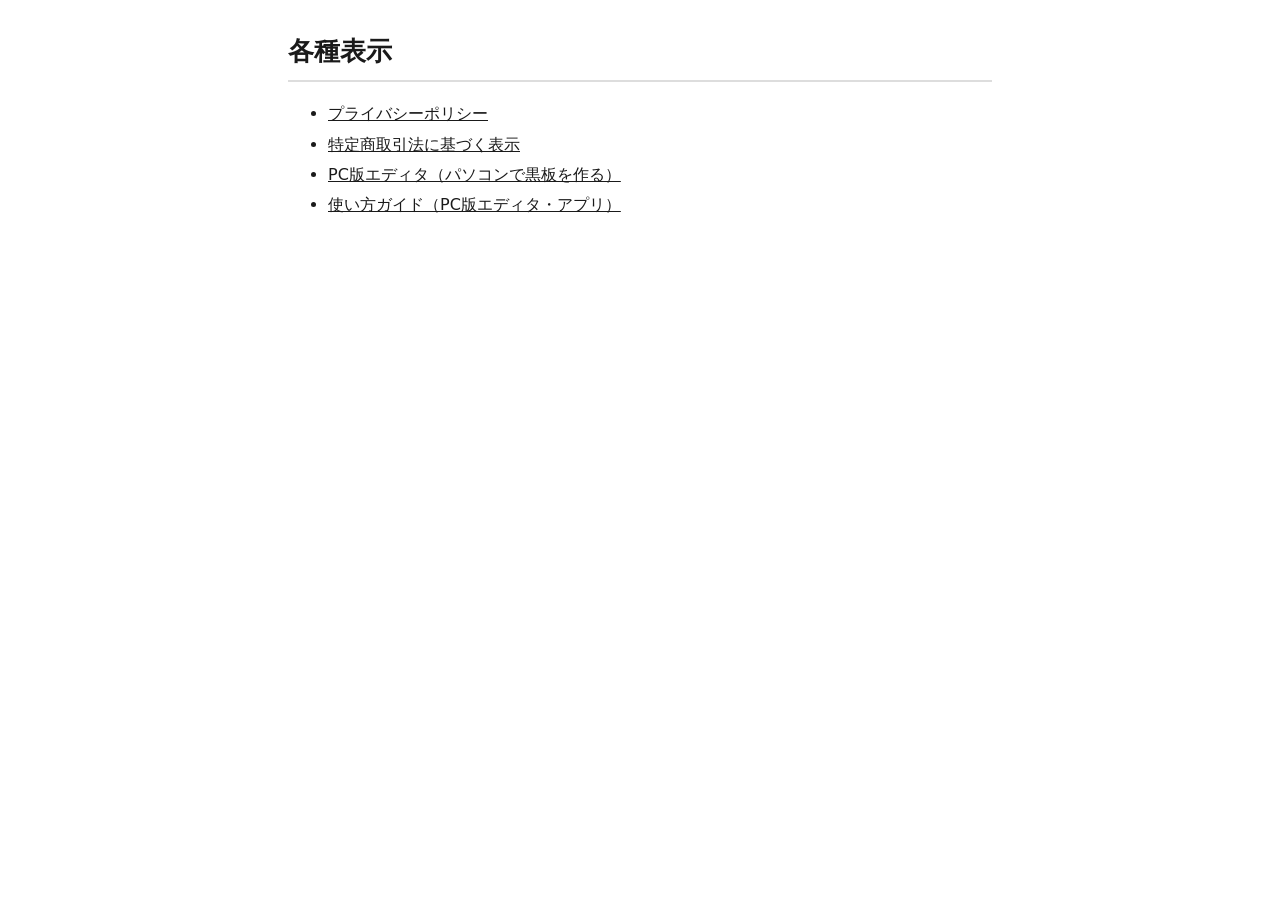
<file: links.html>
<!doctype html>
<html lang="ja">
<head>
<meta charset="utf-8">
<meta name="viewport" content="width=device-width, initial-scale=1">
<title>各種表示</title>
<style>
:root { color-scheme: light dark; --fg:#1a1a1a; --bg:#fff; --muted:#666;
        --line:#ddd; --quote:#f6f6f6; --todo:#ffdede; --todofg:#a00; }
@media (prefers-color-scheme: dark) {
  :root { --fg:#e8e8e8; --bg:#171717; --muted:#a0a0a0;
          --line:#3a3a3a; --quote:#222; --todo:#5a1f1f; --todofg:#ffb4b4; }
}
* { box-sizing: border-box; }
body { margin:0; padding:2rem 1.25rem 5rem; color:var(--fg); background:var(--bg);
       font-family: system-ui, "Hiragino Sans", "Noto Sans JP", sans-serif;
       line-height:1.9; font-size:16px; }
main { max-width: 44rem; margin: 0 auto; }
h1 { font-size:1.6rem; line-height:1.5; border-bottom:2px solid var(--line);
     padding-bottom:.6rem; margin-top:0; }
h2 { font-size:1.2rem; margin-top:2.4rem; border-bottom:1px solid var(--line);
     padding-bottom:.3rem; }
h3 { font-size:1.05rem; margin-top:1.8rem; }
p, li { overflow-wrap: anywhere; }
code { background:var(--quote); padding:.1em .35em; border-radius:3px;
       font-size:.9em; }
blockquote { margin:1.2rem 0; padding:.8rem 1rem; background:var(--quote);
             border-left:3px solid var(--line); color:var(--muted); }
hr { border:0; border-top:1px solid var(--line); margin:2.4rem 0; }
/* 表は幅の狭い端末でも壊れないよう、自分の中で横に送る */
.tablewrap { overflow-x:auto; margin:1.2rem 0; }
table { border-collapse:collapse; width:100%; font-size:.95rem; }
th, td { border:1px solid var(--line); padding:.5rem .7rem; text-align:left;
         vertical-align:top; }
th { background:var(--quote); }
a { color:inherit; }
.todo { background:var(--todo); color:var(--todofg); font-weight:bold;
        padding:.05em .3em; border-radius:3px; }
.banner { background:var(--todo); color:var(--todofg); border-radius:6px;
          padding:1rem 1.2rem; margin-bottom:2rem; font-weight:bold; }
footer { margin-top:4rem; padding-top:1.2rem; border-top:1px solid var(--line);
         color:var(--muted); font-size:.9rem; }
</style>
</head>
<body><main><h1>各種表示</h1><ul><li><a href="privacy.html">プライバシーポリシー</a></li>
<li><a href="tokushoho.html">特定商取引法に基づく表示</a></li>
<li><a href="editor/">PC版エディタ（パソコンで黒板を作る）</a></li>
<li><a href="guide.html">使い方ガイド（PC版エディタ・アプリ）</a></li></ul></main></body>
</html>
</file>
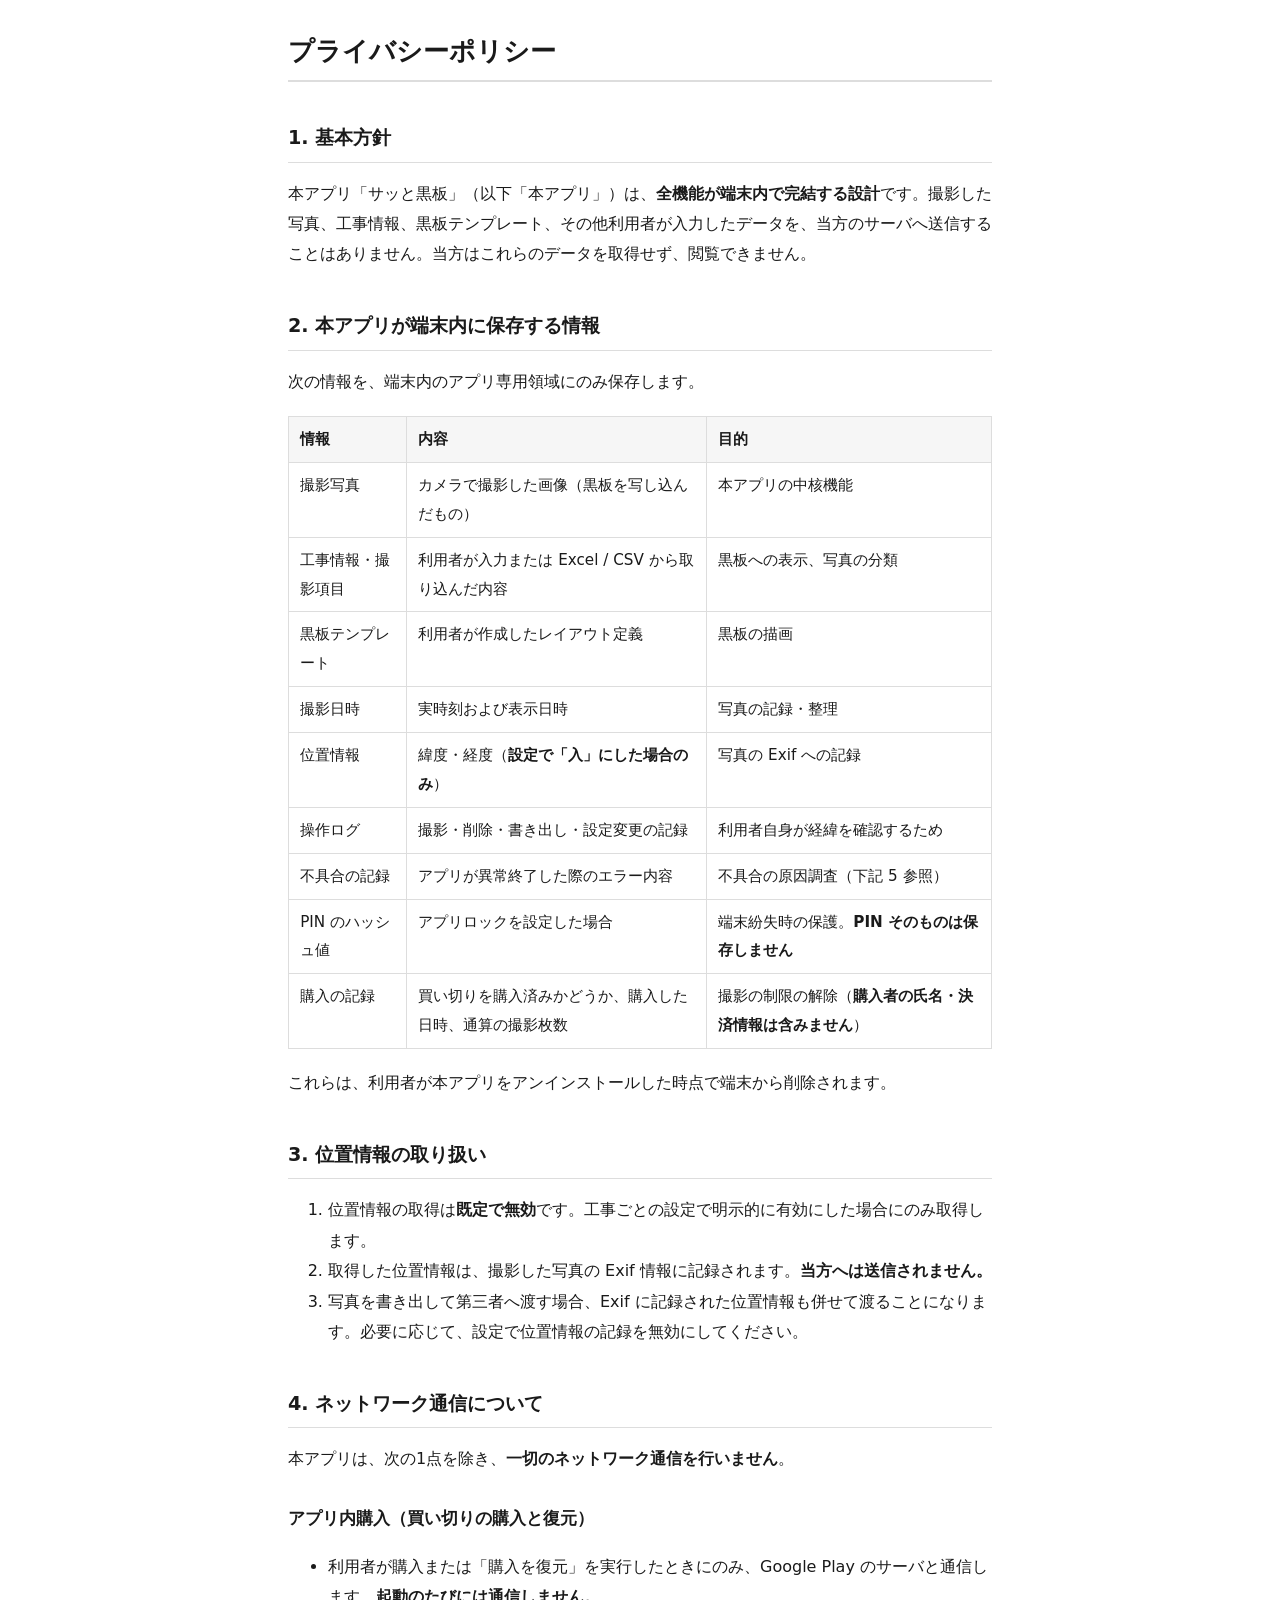
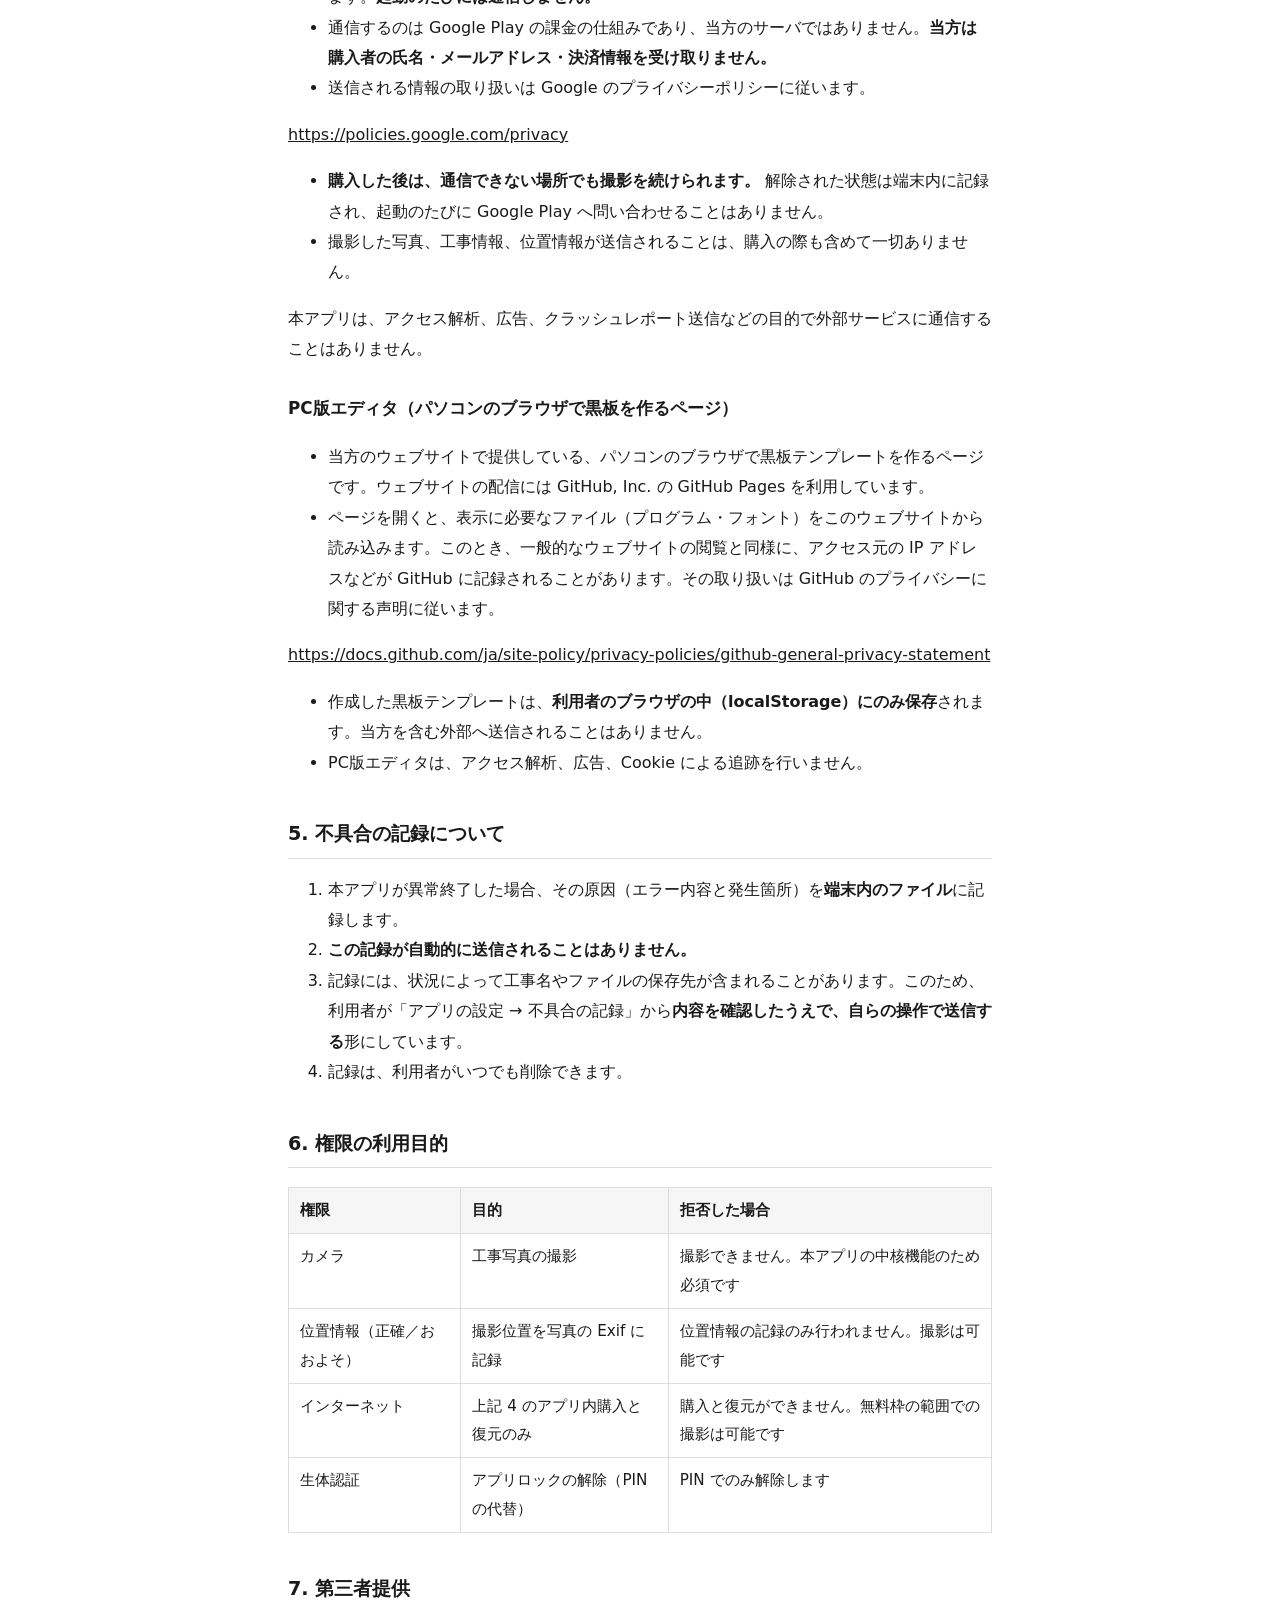
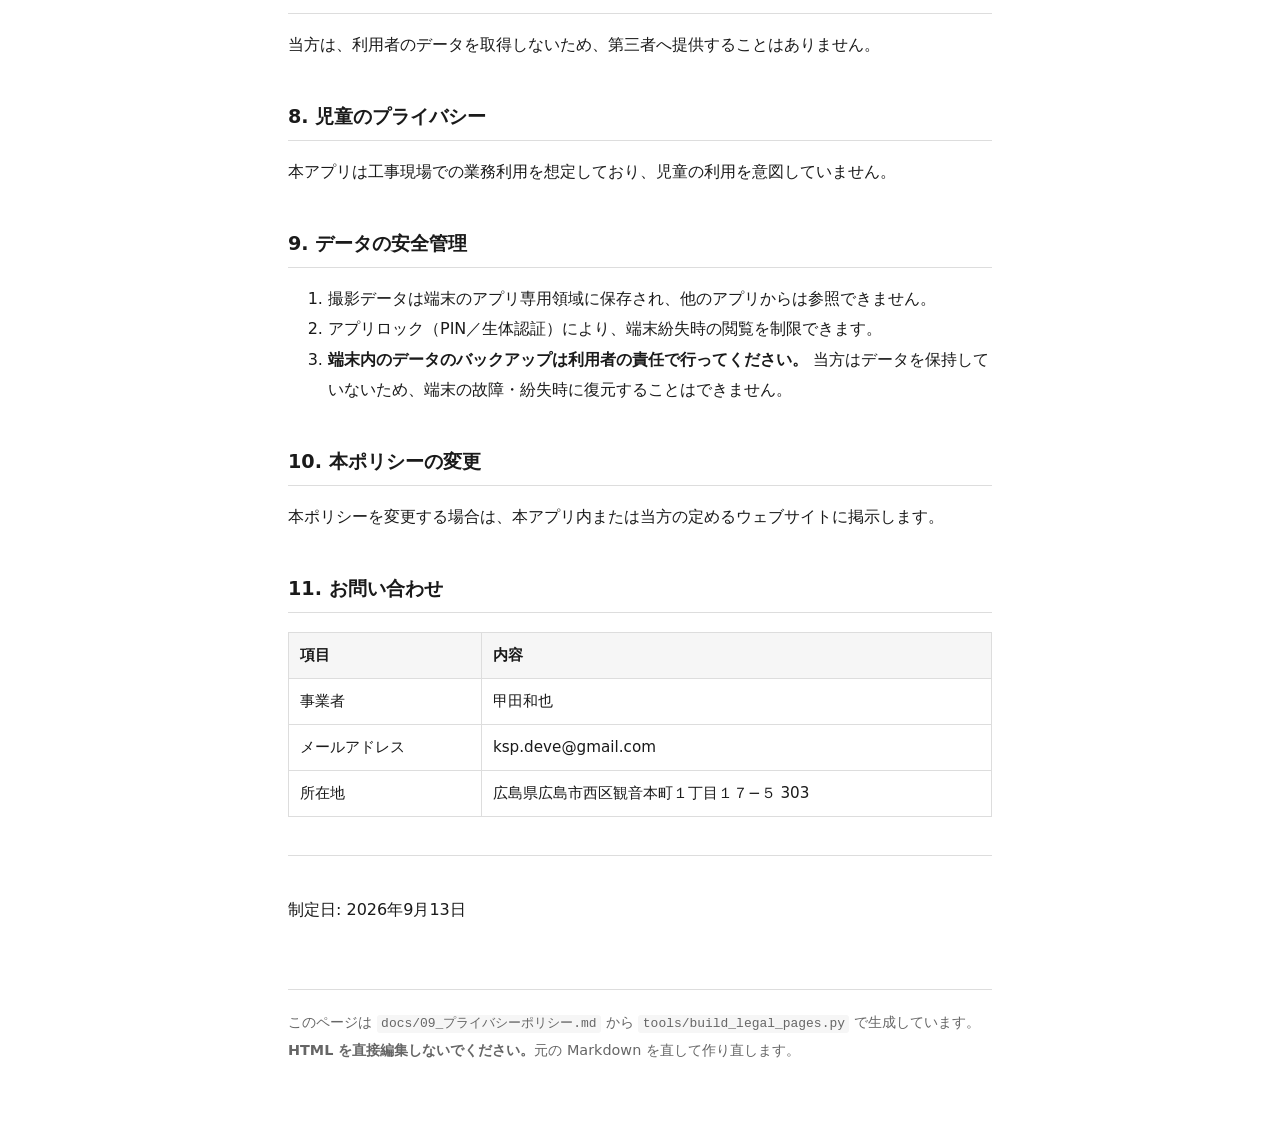
<file: privacy.html>
<!doctype html>
<html lang="ja">
<head>
<meta charset="utf-8">
<meta name="viewport" content="width=device-width, initial-scale=1">
<title>プライバシーポリシー</title>
<style>
:root { color-scheme: light dark; --fg:#1a1a1a; --bg:#fff; --muted:#666;
        --line:#ddd; --quote:#f6f6f6; --todo:#ffdede; --todofg:#a00; }
@media (prefers-color-scheme: dark) {
  :root { --fg:#e8e8e8; --bg:#171717; --muted:#a0a0a0;
          --line:#3a3a3a; --quote:#222; --todo:#5a1f1f; --todofg:#ffb4b4; }
}
* { box-sizing: border-box; }
body { margin:0; padding:2rem 1.25rem 5rem; color:var(--fg); background:var(--bg);
       font-family: system-ui, "Hiragino Sans", "Noto Sans JP", sans-serif;
       line-height:1.9; font-size:16px; }
main { max-width: 44rem; margin: 0 auto; }
h1 { font-size:1.6rem; line-height:1.5; border-bottom:2px solid var(--line);
     padding-bottom:.6rem; margin-top:0; }
h2 { font-size:1.2rem; margin-top:2.4rem; border-bottom:1px solid var(--line);
     padding-bottom:.3rem; }
h3 { font-size:1.05rem; margin-top:1.8rem; }
p, li { overflow-wrap: anywhere; }
code { background:var(--quote); padding:.1em .35em; border-radius:3px;
       font-size:.9em; }
blockquote { margin:1.2rem 0; padding:.8rem 1rem; background:var(--quote);
             border-left:3px solid var(--line); color:var(--muted); }
hr { border:0; border-top:1px solid var(--line); margin:2.4rem 0; }
/* 表は幅の狭い端末でも壊れないよう、自分の中で横に送る */
.tablewrap { overflow-x:auto; margin:1.2rem 0; }
table { border-collapse:collapse; width:100%; font-size:.95rem; }
th, td { border:1px solid var(--line); padding:.5rem .7rem; text-align:left;
         vertical-align:top; }
th { background:var(--quote); }
a { color:inherit; }
.todo { background:var(--todo); color:var(--todofg); font-weight:bold;
        padding:.05em .3em; border-radius:3px; }
.banner { background:var(--todo); color:var(--todofg); border-radius:6px;
          padding:1rem 1.2rem; margin-bottom:2rem; font-weight:bold; }
footer { margin-top:4rem; padding-top:1.2rem; border-top:1px solid var(--line);
         color:var(--muted); font-size:.9rem; }
</style>
</head>
<body>
<main>

<h1>プライバシーポリシー</h1>
<h2>1. 基本方針</h2>
<p>本アプリ「サッと黒板」（以下「本アプリ」）は、<strong>全機能が端末内で完結する設計</strong>です。撮影した写真、工事情報、黒板テンプレート、その他利用者が入力したデータを、当方のサーバへ送信することはありません。当方はこれらのデータを取得せず、閲覧できません。</p>
<h2>2. 本アプリが端末内に保存する情報</h2>
<p>次の情報を、端末内のアプリ専用領域にのみ保存します。</p>
<div class="tablewrap"><table><thead><tr>
<th>情報</th>
<th>内容</th>
<th>目的</th>
</tr></thead><tbody>
<tr>
<td>撮影写真</td>
<td>カメラで撮影した画像（黒板を写し込んだもの）</td>
<td>本アプリの中核機能</td>
</tr>
<tr>
<td>工事情報・撮影項目</td>
<td>利用者が入力または Excel / CSV から取り込んだ内容</td>
<td>黒板への表示、写真の分類</td>
</tr>
<tr>
<td>黒板テンプレート</td>
<td>利用者が作成したレイアウト定義</td>
<td>黒板の描画</td>
</tr>
<tr>
<td>撮影日時</td>
<td>実時刻および表示日時</td>
<td>写真の記録・整理</td>
</tr>
<tr>
<td>位置情報</td>
<td>緯度・経度（<strong>設定で「入」にした場合のみ</strong>）</td>
<td>写真の Exif への記録</td>
</tr>
<tr>
<td>操作ログ</td>
<td>撮影・削除・書き出し・設定変更の記録</td>
<td>利用者自身が経緯を確認するため</td>
</tr>
<tr>
<td>不具合の記録</td>
<td>アプリが異常終了した際のエラー内容</td>
<td>不具合の原因調査（下記 5 参照）</td>
</tr>
<tr>
<td>PIN のハッシュ値</td>
<td>アプリロックを設定した場合</td>
<td>端末紛失時の保護。<strong>PIN そのものは保存しません</strong></td>
</tr>
<tr>
<td>購入の記録</td>
<td>買い切りを購入済みかどうか、購入した日時、通算の撮影枚数</td>
<td>撮影の制限の解除（<strong>購入者の氏名・決済情報は含みません</strong>）</td>
</tr>
</tbody></table></div>
<p>これらは、利用者が本アプリをアンインストールした時点で端末から削除されます。</p>
<h2>3. 位置情報の取り扱い</h2>
<ol>
<li>位置情報の取得は<strong>既定で無効</strong>です。工事ごとの設定で明示的に有効にした場合にのみ取得します。</li>
<li>取得した位置情報は、撮影した写真の Exif 情報に記録されます。<strong>当方へは送信されません。</strong></li>
<li>写真を書き出して第三者へ渡す場合、Exif に記録された位置情報も併せて渡ることになります。必要に応じて、設定で位置情報の記録を無効にしてください。</li>
</ol>
<h2>4. ネットワーク通信について</h2>
<p>本アプリは、次の1点を除き、<strong>一切のネットワーク通信を行いません</strong>。</p>
<h3>アプリ内購入（買い切りの購入と復元）</h3>
<ul>
<li>利用者が購入または「購入を復元」を実行したときにのみ、Google Play のサーバと通信します。<strong>起動のたびには通信しません。</strong></li>
<li>通信するのは Google Play の課金の仕組みであり、当方のサーバではありません。<strong>当方は購入者の氏名・メールアドレス・決済情報を受け取りません。</strong></li>
<li>送信される情報の取り扱いは Google のプライバシーポリシーに従います。</li>
</ul>
<p><a href="https://policies.google.com/privacy">https://policies.google.com/privacy</a></p>
<ul>
<li><strong>購入した後は、通信できない場所でも撮影を続けられます。</strong> 解除された状態は端末内に記録され、起動のたびに Google Play へ問い合わせることはありません。</li>
<li>撮影した写真、工事情報、位置情報が送信されることは、購入の際も含めて一切ありません。</li>
</ul>
<p>本アプリは、アクセス解析、広告、クラッシュレポート送信などの目的で外部サービスに通信することはありません。</p>
<h3>PC版エディタ（パソコンのブラウザで黒板を作るページ）</h3>
<ul>
<li>当方のウェブサイトで提供している、パソコンのブラウザで黒板テンプレートを作るページです。ウェブサイトの配信には GitHub, Inc. の GitHub Pages を利用しています。</li>
<li>ページを開くと、表示に必要なファイル（プログラム・フォント）をこのウェブサイトから読み込みます。このとき、一般的なウェブサイトの閲覧と同様に、アクセス元の IP アドレスなどが GitHub に記録されることがあります。その取り扱いは GitHub のプライバシーに関する声明に従います。</li>
</ul>
<p><a href="https://docs.github.com/ja/site-policy/privacy-policies/github-general-privacy-statement">https://docs.github.com/ja/site-policy/privacy-policies/github-general-privacy-statement</a></p>
<ul>
<li>作成した黒板テンプレートは、<strong>利用者のブラウザの中（localStorage）にのみ保存</strong>されます。当方を含む外部へ送信されることはありません。</li>
<li>PC版エディタは、アクセス解析、広告、Cookie による追跡を行いません。</li>
</ul>
<h2>5. 不具合の記録について</h2>
<ol>
<li>本アプリが異常終了した場合、その原因（エラー内容と発生箇所）を<strong>端末内のファイル</strong>に記録します。</li>
<li><strong>この記録が自動的に送信されることはありません。</strong></li>
<li>記録には、状況によって工事名やファイルの保存先が含まれることがあります。このため、利用者が「アプリの設定 → 不具合の記録」から<strong>内容を確認したうえで、自らの操作で送信する</strong>形にしています。</li>
<li>記録は、利用者がいつでも削除できます。</li>
</ol>
<h2>6. 権限の利用目的</h2>
<div class="tablewrap"><table><thead><tr>
<th>権限</th>
<th>目的</th>
<th>拒否した場合</th>
</tr></thead><tbody>
<tr>
<td>カメラ</td>
<td>工事写真の撮影</td>
<td>撮影できません。本アプリの中核機能のため必須です</td>
</tr>
<tr>
<td>位置情報（正確／おおよそ）</td>
<td>撮影位置を写真の Exif に記録</td>
<td>位置情報の記録のみ行われません。撮影は可能です</td>
</tr>
<tr>
<td>インターネット</td>
<td>上記 4 のアプリ内購入と復元のみ</td>
<td>購入と復元ができません。無料枠の範囲での撮影は可能です</td>
</tr>
<tr>
<td>生体認証</td>
<td>アプリロックの解除（PIN の代替）</td>
<td>PIN でのみ解除します</td>
</tr>
</tbody></table></div>
<h2>7. 第三者提供</h2>
<p>当方は、利用者のデータを取得しないため、第三者へ提供することはありません。</p>
<h2>8. 児童のプライバシー</h2>
<p>本アプリは工事現場での業務利用を想定しており、児童の利用を意図していません。</p>
<h2>9. データの安全管理</h2>
<ol>
<li>撮影データは端末のアプリ専用領域に保存され、他のアプリからは参照できません。</li>
<li>アプリロック（PIN／生体認証）により、端末紛失時の閲覧を制限できます。</li>
<li><strong>端末内のデータのバックアップは利用者の責任で行ってください。</strong> 当方はデータを保持していないため、端末の故障・紛失時に復元することはできません。</li>
</ol>
<h2>10. 本ポリシーの変更</h2>
<p>本ポリシーを変更する場合は、本アプリ内または当方の定めるウェブサイトに掲示します。</p>
<h2>11. お問い合わせ</h2>
<div class="tablewrap"><table><thead><tr>
<th>項目</th>
<th>内容</th>
</tr></thead><tbody>
<tr>
<td>事業者</td>
<td>甲田和也</td>
</tr>
<tr>
<td>メールアドレス</td>
<td>ksp.deve@gmail.com</td>
</tr>
<tr>
<td>所在地</td>
<td>広島県広島市西区観音本町１丁目１７−５ 303</td>
</tr>
</tbody></table></div>
<hr>
<p>制定日: 2026年9月13日</p>
<footer>このページは <code>docs/09_プライバシーポリシー.md</code> から
<code>tools/build_legal_pages.py</code> で生成しています。
<strong>HTML を直接編集しないでください。</strong>元の Markdown を直して作り直します。</footer>
</main>
</body>
</html>
</file>
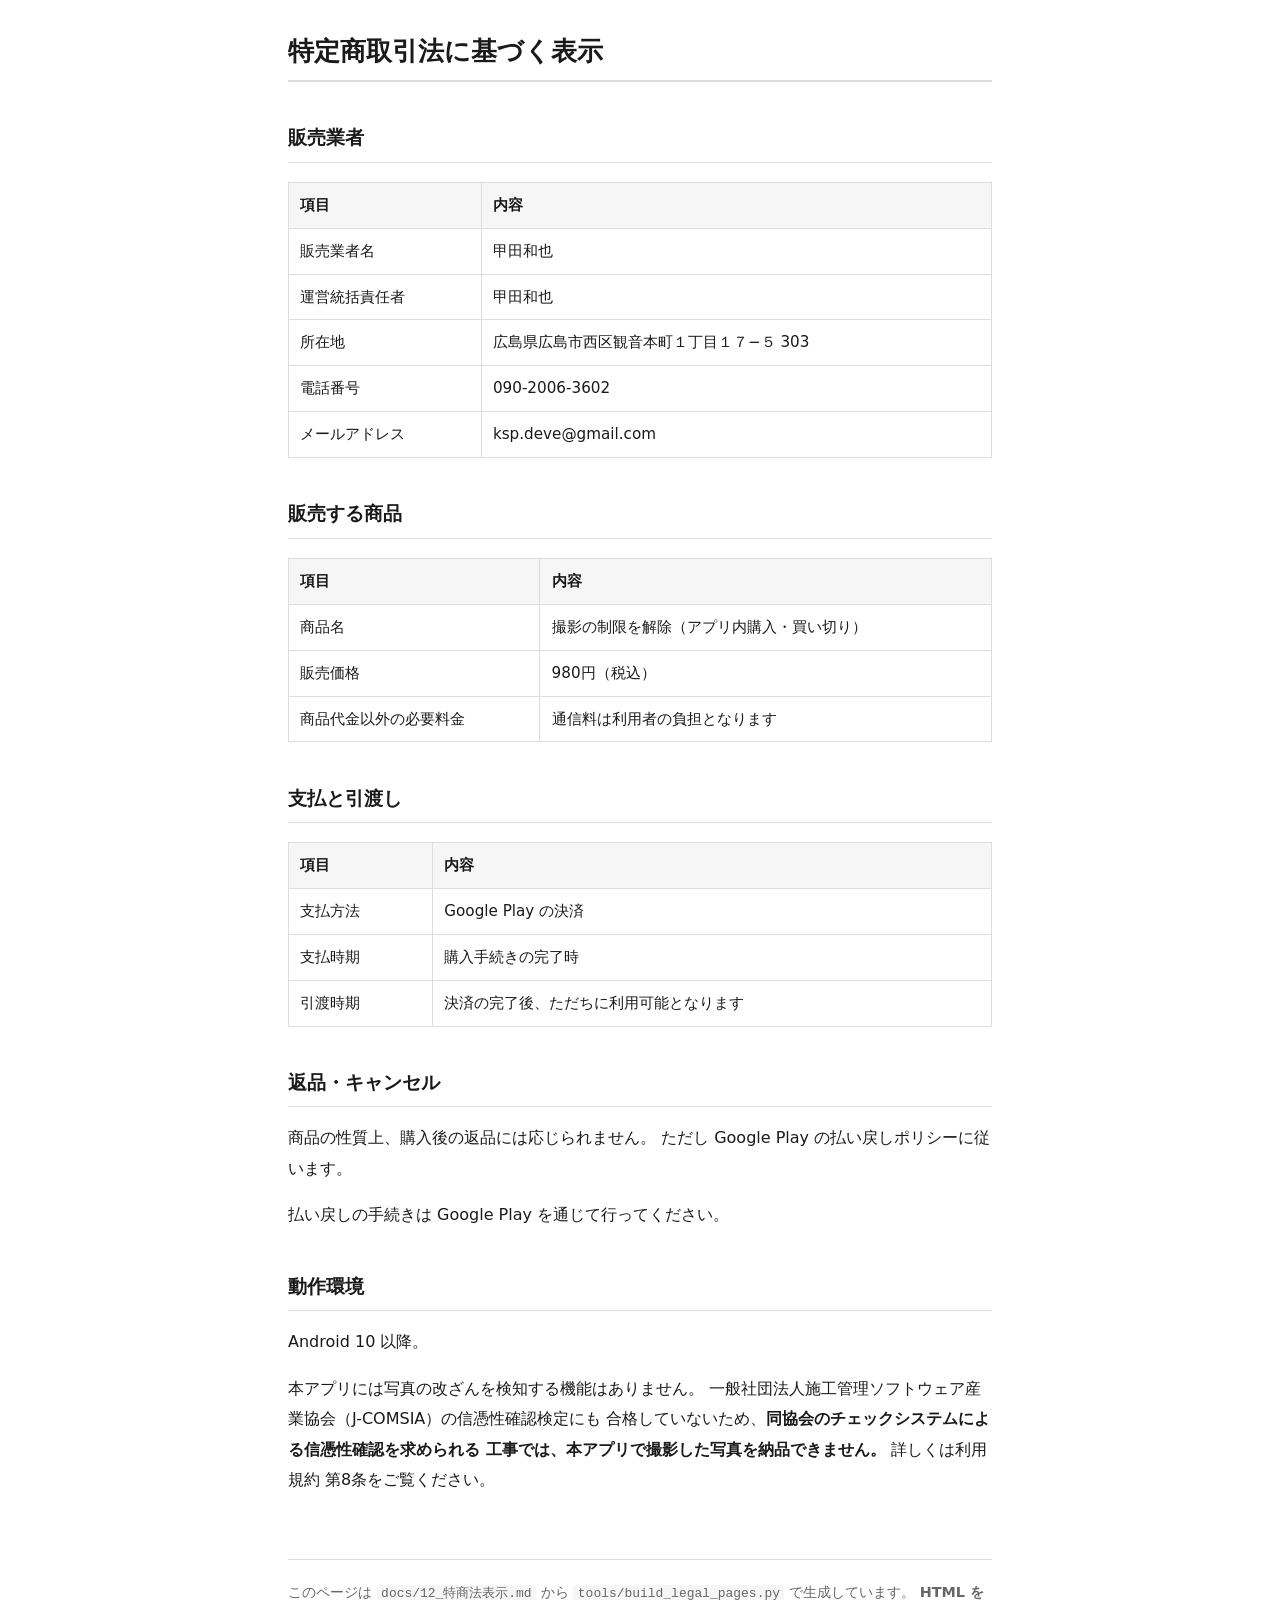
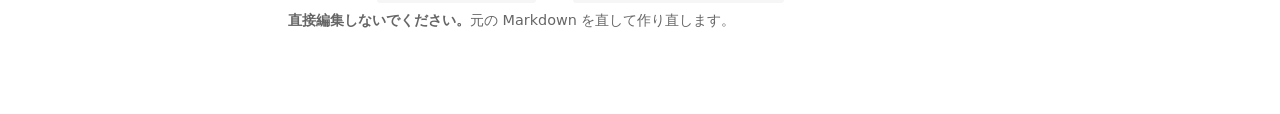
<file: tokushoho.html>
<!doctype html>
<html lang="ja">
<head>
<meta charset="utf-8">
<meta name="viewport" content="width=device-width, initial-scale=1">
<title>特定商取引法に基づく表示</title>
<style>
:root { color-scheme: light dark; --fg:#1a1a1a; --bg:#fff; --muted:#666;
        --line:#ddd; --quote:#f6f6f6; --todo:#ffdede; --todofg:#a00; }
@media (prefers-color-scheme: dark) {
  :root { --fg:#e8e8e8; --bg:#171717; --muted:#a0a0a0;
          --line:#3a3a3a; --quote:#222; --todo:#5a1f1f; --todofg:#ffb4b4; }
}
* { box-sizing: border-box; }
body { margin:0; padding:2rem 1.25rem 5rem; color:var(--fg); background:var(--bg);
       font-family: system-ui, "Hiragino Sans", "Noto Sans JP", sans-serif;
       line-height:1.9; font-size:16px; }
main { max-width: 44rem; margin: 0 auto; }
h1 { font-size:1.6rem; line-height:1.5; border-bottom:2px solid var(--line);
     padding-bottom:.6rem; margin-top:0; }
h2 { font-size:1.2rem; margin-top:2.4rem; border-bottom:1px solid var(--line);
     padding-bottom:.3rem; }
h3 { font-size:1.05rem; margin-top:1.8rem; }
p, li { overflow-wrap: anywhere; }
code { background:var(--quote); padding:.1em .35em; border-radius:3px;
       font-size:.9em; }
blockquote { margin:1.2rem 0; padding:.8rem 1rem; background:var(--quote);
             border-left:3px solid var(--line); color:var(--muted); }
hr { border:0; border-top:1px solid var(--line); margin:2.4rem 0; }
/* 表は幅の狭い端末でも壊れないよう、自分の中で横に送る */
.tablewrap { overflow-x:auto; margin:1.2rem 0; }
table { border-collapse:collapse; width:100%; font-size:.95rem; }
th, td { border:1px solid var(--line); padding:.5rem .7rem; text-align:left;
         vertical-align:top; }
th { background:var(--quote); }
a { color:inherit; }
.todo { background:var(--todo); color:var(--todofg); font-weight:bold;
        padding:.05em .3em; border-radius:3px; }
.banner { background:var(--todo); color:var(--todofg); border-radius:6px;
          padding:1rem 1.2rem; margin-bottom:2rem; font-weight:bold; }
footer { margin-top:4rem; padding-top:1.2rem; border-top:1px solid var(--line);
         color:var(--muted); font-size:.9rem; }
</style>
</head>
<body>
<main>

<h1>特定商取引法に基づく表示</h1>
<h2>販売業者</h2>
<div class="tablewrap"><table><thead><tr>
<th>項目</th>
<th>内容</th>
</tr></thead><tbody>
<tr>
<td>販売業者名</td>
<td>甲田和也</td>
</tr>
<tr>
<td>運営統括責任者</td>
<td>甲田和也</td>
</tr>
<tr>
<td>所在地</td>
<td>広島県広島市西区観音本町１丁目１７−５ 303</td>
</tr>
<tr>
<td>電話番号</td>
<td>090-2006-3602</td>
</tr>
<tr>
<td>メールアドレス</td>
<td>ksp.deve@gmail.com</td>
</tr>
</tbody></table></div>
<h2>販売する商品</h2>
<div class="tablewrap"><table><thead><tr>
<th>項目</th>
<th>内容</th>
</tr></thead><tbody>
<tr>
<td>商品名</td>
<td>撮影の制限を解除（アプリ内購入・買い切り）</td>
</tr>
<tr>
<td>販売価格</td>
<td>980円（税込）</td>
</tr>
<tr>
<td>商品代金以外の必要料金</td>
<td>通信料は利用者の負担となります</td>
</tr>
</tbody></table></div>
<h2>支払と引渡し</h2>
<div class="tablewrap"><table><thead><tr>
<th>項目</th>
<th>内容</th>
</tr></thead><tbody>
<tr>
<td>支払方法</td>
<td>Google Play の決済</td>
</tr>
<tr>
<td>支払時期</td>
<td>購入手続きの完了時</td>
</tr>
<tr>
<td>引渡時期</td>
<td>決済の完了後、ただちに利用可能となります</td>
</tr>
</tbody></table></div>
<h2>返品・キャンセル</h2>
<p>商品の性質上、購入後の返品には応じられません。 ただし Google Play の払い戻しポリシーに従います。</p>
<p>払い戻しの手続きは Google Play を通じて行ってください。</p>
<h2>動作環境</h2>
<p>Android 10 以降。</p>
<p>本アプリには写真の改ざんを検知する機能はありません。 一般社団法人施工管理ソフトウェア産業協会（J-COMSIA）の信憑性確認検定にも 合格していないため、<strong>同協会のチェックシステムによる信憑性確認を求められる 工事では、本アプリで撮影した写真を納品できません。</strong> 詳しくは利用規約 第8条をご覧ください。</p>
<footer>このページは <code>docs/12_特商法表示.md</code> から
<code>tools/build_legal_pages.py</code> で生成しています。
<strong>HTML を直接編集しないでください。</strong>元の Markdown を直して作り直します。</footer>
</main>
</body>
</html>
</file>
